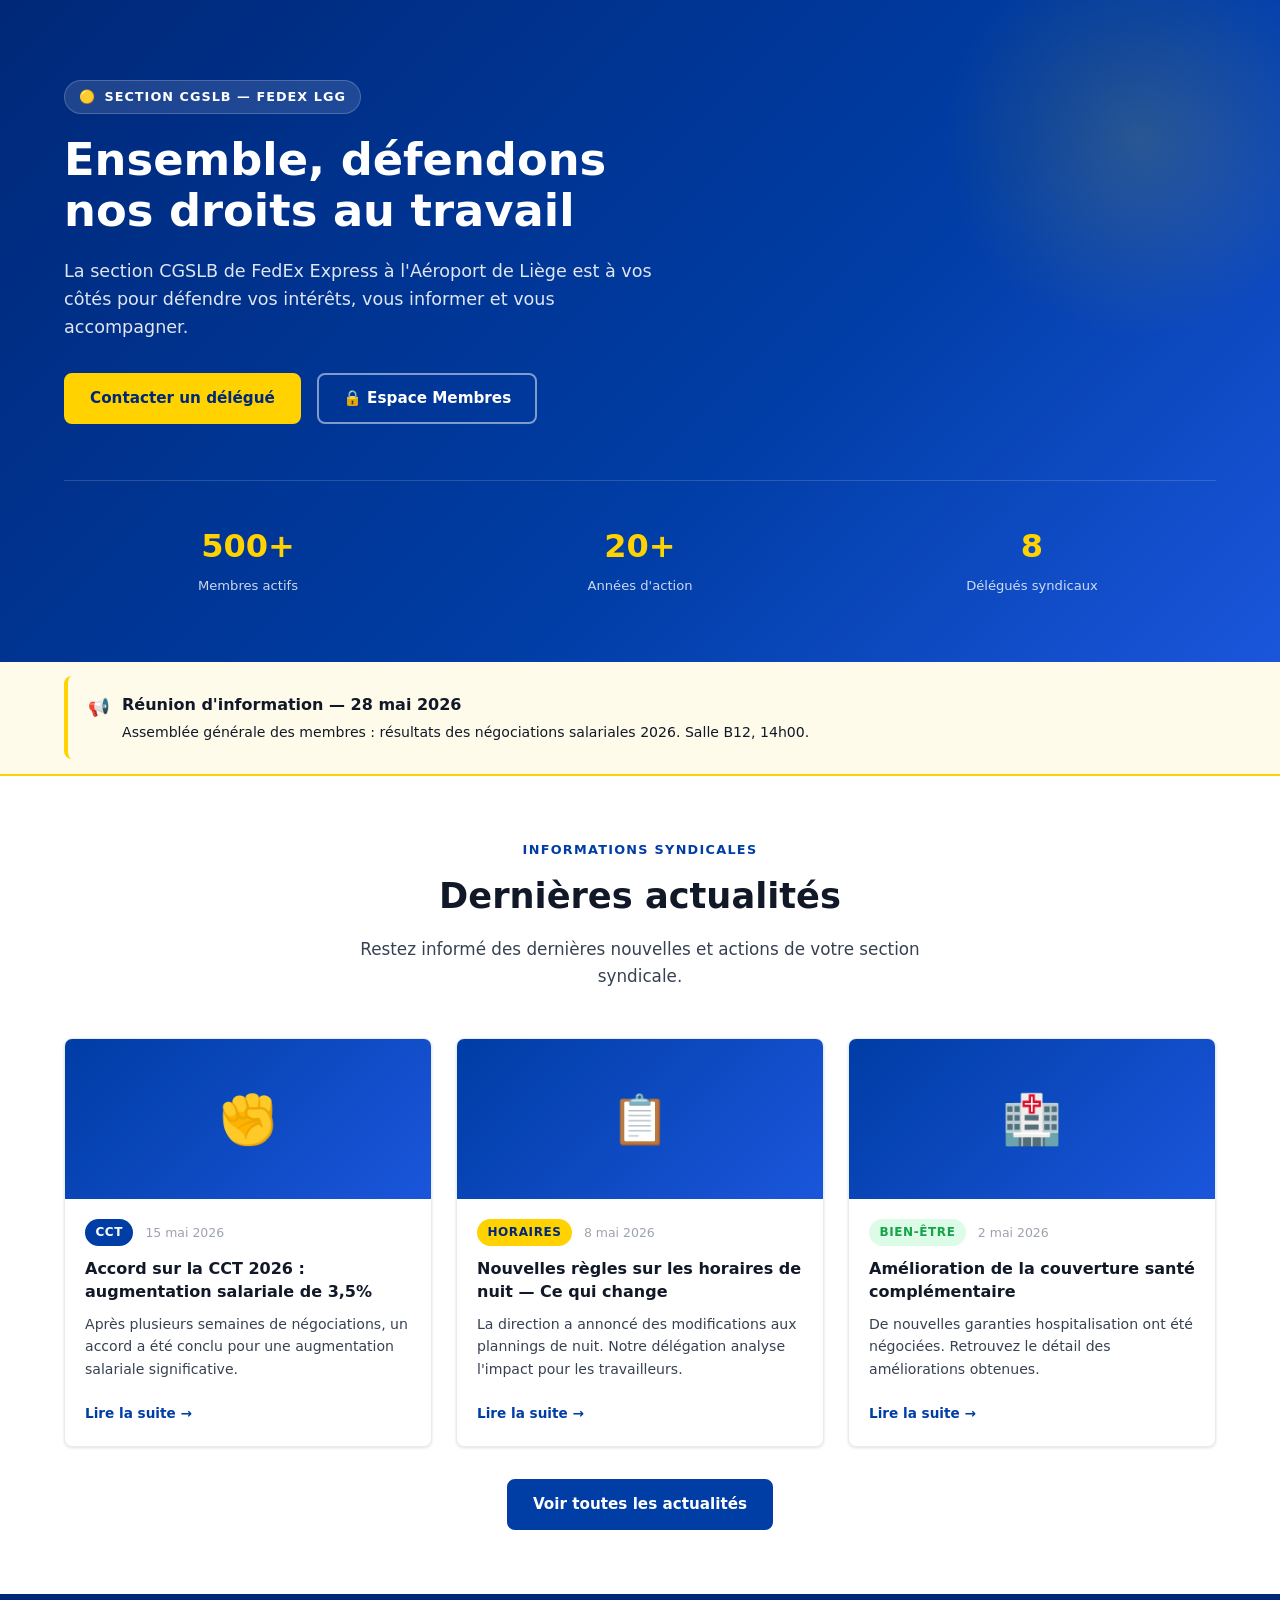
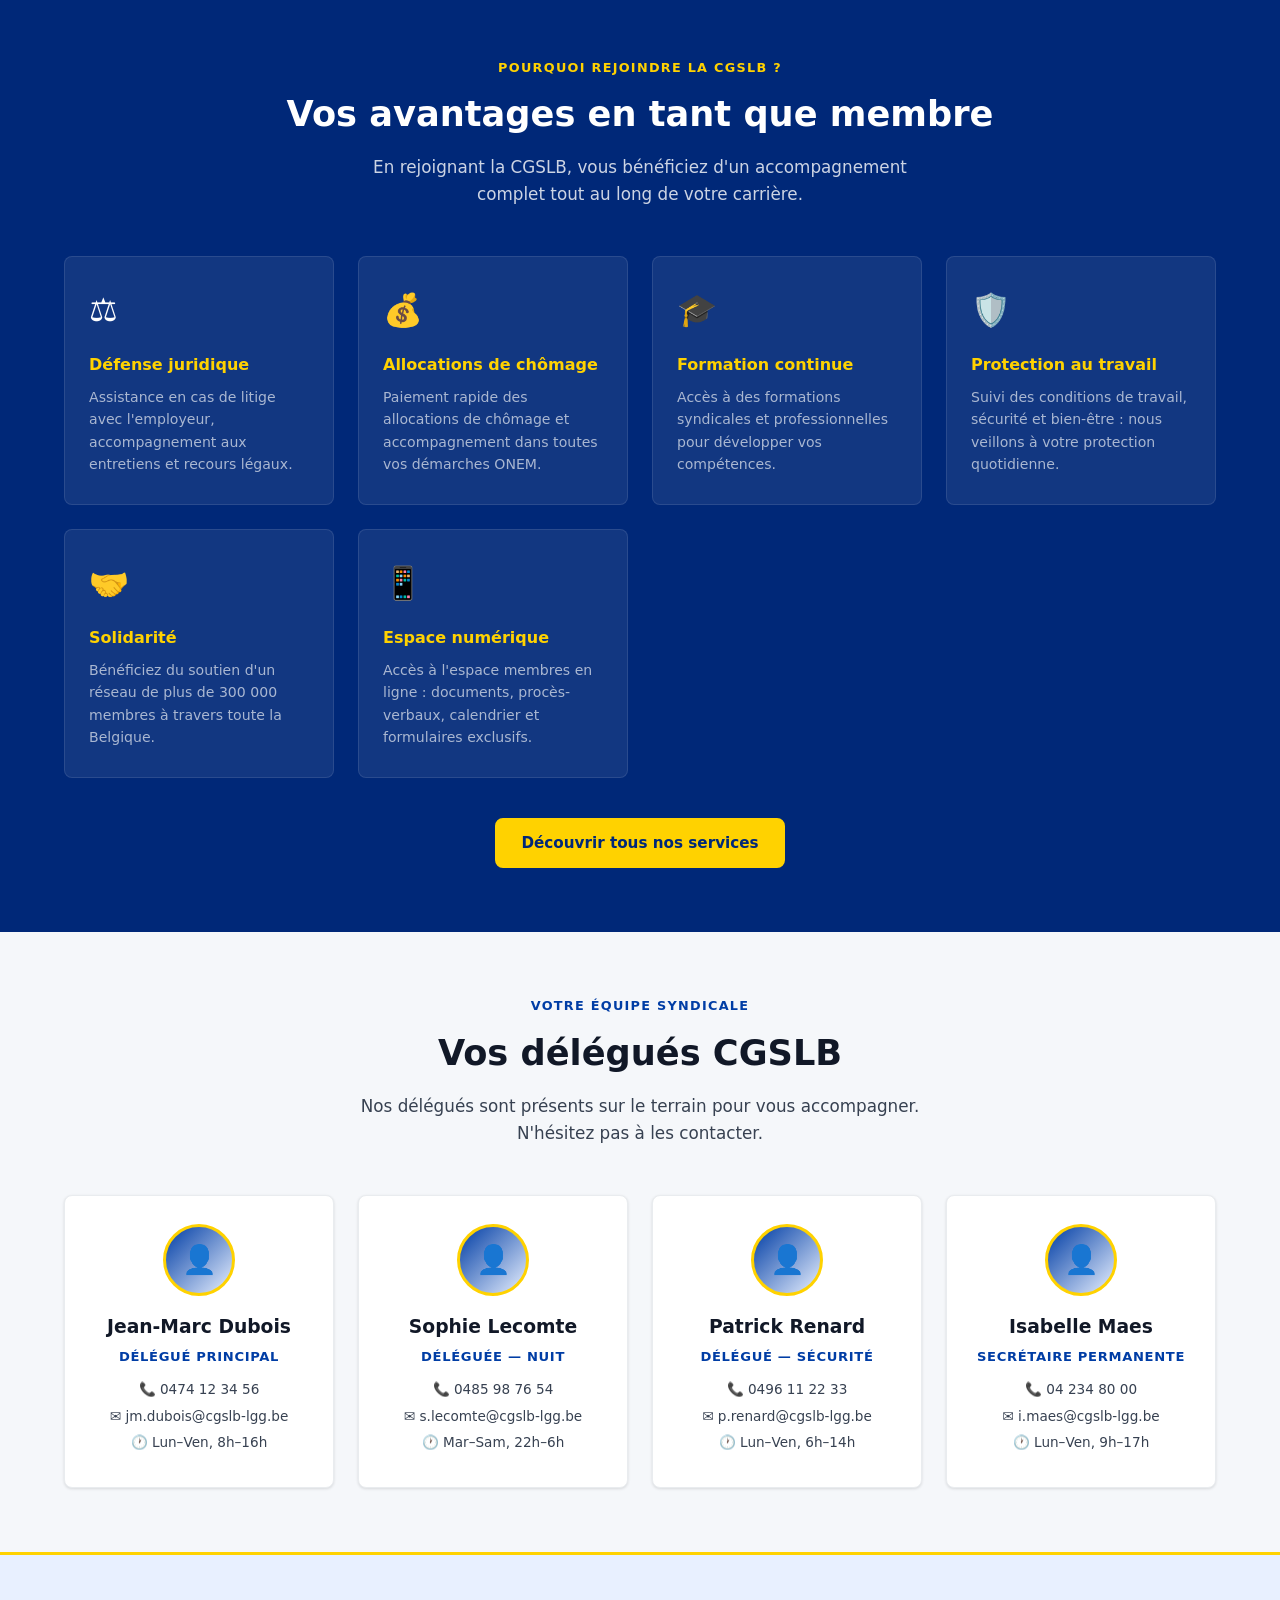
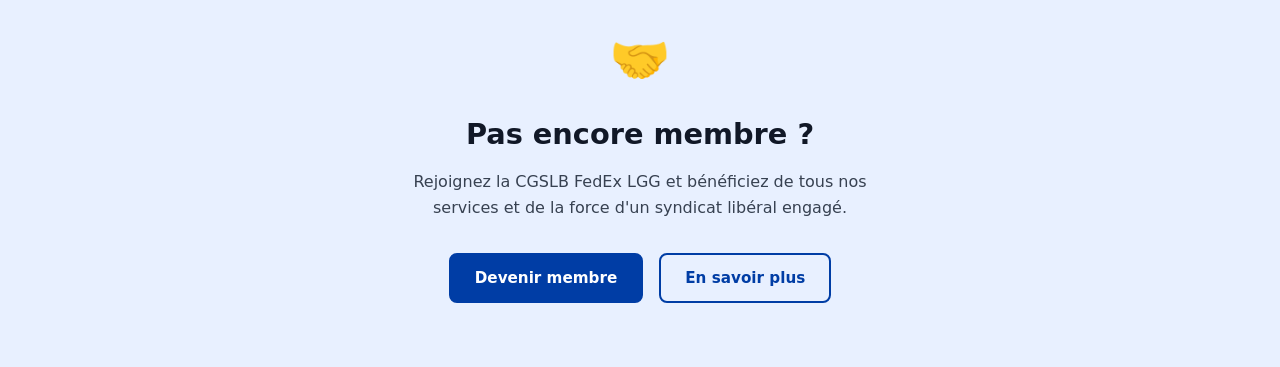
<file: index.html>
<!DOCTYPE html>
<html lang="fr">
<head>
  <meta charset="UTF-8">
  <meta name="viewport" content="width=device-width, initial-scale=1.0">
  <title>CGSLB FedEx LGG — Section Syndicale Libérale</title>
  <meta name="description" content="Section CGSLB de FedEx Express à l'Aéroport de Liège (LGG). Défense des droits des travailleurs, information syndicale et services aux membres.">
  <link rel="stylesheet" href="css/style.css">
  <link rel="icon" href="data:image/svg+xml,<svg xmlns='http://www.w3.org/2000/svg' viewBox='0 0 100 100'><text y='.9em' font-size='90'>🔵</text></svg>">
</head>
<body>

  <div id="topbar-slot"></div>
  <div id="header-slot"></div>
  <div id="modal-slot"></div>

  <!-- HERO -->
  <section class="hero">
    <div class="container hero-content">
      <div class="hero-eyebrow">
        <span>🟡</span> Section CGSLB — FedEx LGG
      </div>
      <h1>Ensemble, défendons<br>nos droits au travail</h1>
      <p>
        La section CGSLB de FedEx Express à l'Aéroport de Liège est à vos côtés
        pour défendre vos intérêts, vous informer et vous accompagner.
      </p>
      <div class="hero-actions">
        <a href="contact.html" class="btn btn-primary">Contacter un délégué</a>
        <a href="espace-membres.html" class="btn btn-outline" id="openLogin">🔒 Espace Membres</a>
      </div>
      <div class="hero-stats">
        <div class="stat-item">
          <span class="stat-number">500+</span>
          <span class="stat-label">Membres actifs</span>
        </div>
        <div class="stat-item">
          <span class="stat-number">20+</span>
          <span class="stat-label">Années d'action</span>
        </div>
        <div class="stat-item">
          <span class="stat-number">8</span>
          <span class="stat-label">Délégués syndicaux</span>
        </div>
      </div>
    </div>
  </section>

  <!-- ALERTE / ACTUALITÉ URGENTE -->
  <div style="background:#FFFBEB;border-bottom:2px solid #FFD200;padding:.9rem 0">
    <div class="container">
      <div class="alert alert-warning" style="margin:0">
        <span class="alert-icon">📢</span>
        <div>
          <strong>Réunion d'information — 28 mai 2026</strong>
          <p>Assemblée générale des membres : résultats des négociations salariales 2026. Salle B12, 14h00.</p>
        </div>
      </div>
    </div>
  </div>

  <!-- ACTUALITÉS RÉCENTES -->
  <section class="section">
    <div class="container">
      <div class="section-header">
        <span class="label">Informations syndicales</span>
        <h2>Dernières actualités</h2>
        <p>Restez informé des dernières nouvelles et actions de votre section syndicale.</p>
      </div>
      <div class="news-grid">

        <article class="news-card">
          <div class="news-card-img">✊</div>
          <div class="news-card-body">
            <div class="news-card-meta">
              <span class="badge badge-blue">CCT</span>
              <span class="news-date">15 mai 2026</span>
            </div>
            <h3>Accord sur la CCT 2026 : augmentation salariale de 3,5%</h3>
            <p>Après plusieurs semaines de négociations, un accord a été conclu pour une augmentation salariale significative.</p>
          </div>
          <div class="news-card-footer">
            <a href="actualites.html#cct2026">Lire la suite →</a>
          </div>
        </article>

        <article class="news-card">
          <div class="news-card-img">📋</div>
          <div class="news-card-body">
            <div class="news-card-meta">
              <span class="badge badge-yellow">Horaires</span>
              <span class="news-date">8 mai 2026</span>
            </div>
            <h3>Nouvelles règles sur les horaires de nuit — Ce qui change</h3>
            <p>La direction a annoncé des modifications aux plannings de nuit. Notre délégation analyse l'impact pour les travailleurs.</p>
          </div>
          <div class="news-card-footer">
            <a href="actualites.html#horaires">Lire la suite →</a>
          </div>
        </article>

        <article class="news-card">
          <div class="news-card-img">🏥</div>
          <div class="news-card-body">
            <div class="news-card-meta">
              <span class="badge badge-green">Bien-être</span>
              <span class="news-date">2 mai 2026</span>
            </div>
            <h3>Amélioration de la couverture santé complémentaire</h3>
            <p>De nouvelles garanties hospitalisation ont été négociées. Retrouvez le détail des améliorations obtenues.</p>
          </div>
          <div class="news-card-footer">
            <a href="actualites.html#sante">Lire la suite →</a>
          </div>
        </article>

      </div>
      <div style="text-align:center;margin-top:2rem">
        <a href="actualites.html" class="btn btn-blue">Voir toutes les actualités</a>
      </div>
    </div>
  </section>

  <!-- AVANTAGES MEMBRES -->
  <section class="section section-dark">
    <div class="container">
      <div class="section-header">
        <span class="label">Pourquoi rejoindre la CGSLB ?</span>
        <h2>Vos avantages en tant que membre</h2>
        <p>En rejoignant la CGSLB, vous bénéficiez d'un accompagnement complet tout au long de votre carrière.</p>
      </div>
      <div class="benefits-grid">
        <div class="benefit-card">
          <div class="benefit-icon">⚖️</div>
          <h3>Défense juridique</h3>
          <p>Assistance en cas de litige avec l'employeur, accompagnement aux entretiens et recours légaux.</p>
        </div>
        <div class="benefit-card">
          <div class="benefit-icon">💰</div>
          <h3>Allocations de chômage</h3>
          <p>Paiement rapide des allocations de chômage et accompagnement dans toutes vos démarches ONEM.</p>
        </div>
        <div class="benefit-card">
          <div class="benefit-icon">🎓</div>
          <h3>Formation continue</h3>
          <p>Accès à des formations syndicales et professionnelles pour développer vos compétences.</p>
        </div>
        <div class="benefit-card">
          <div class="benefit-icon">🛡️</div>
          <h3>Protection au travail</h3>
          <p>Suivi des conditions de travail, sécurité et bien-être : nous veillons à votre protection quotidienne.</p>
        </div>
        <div class="benefit-card">
          <div class="benefit-icon">🤝</div>
          <h3>Solidarité</h3>
          <p>Bénéficiez du soutien d'un réseau de plus de 300 000 membres à travers toute la Belgique.</p>
        </div>
        <div class="benefit-card">
          <div class="benefit-icon">📱</div>
          <h3>Espace numérique</h3>
          <p>Accès à l'espace membres en ligne : documents, procès-verbaux, calendrier et formulaires exclusifs.</p>
        </div>
      </div>
      <div style="text-align:center;margin-top:2.5rem">
        <a href="services.html" class="btn btn-primary">Découvrir tous nos services</a>
      </div>
    </div>
  </section>

  <!-- CONTACTS DÉLÉGUÉS -->
  <section class="section section-alt">
    <div class="container">
      <div class="section-header">
        <span class="label">Votre équipe syndicale</span>
        <h2>Vos délégués CGSLB</h2>
        <p>Nos délégués sont présents sur le terrain pour vous accompagner. N'hésitez pas à les contacter.</p>
      </div>
      <div class="contacts-grid">

        <div class="contact-card">
          <div class="contact-avatar">👤</div>
          <h3>Jean-Marc Dubois</h3>
          <div class="role">Délégué principal</div>
          <div class="contact-info">
            <div>📞 0474 12 34 56</div>
            <div>✉️ jm.dubois@cgslb-lgg.be</div>
            <div>🕐 Lun–Ven, 8h–16h</div>
          </div>
        </div>

        <div class="contact-card">
          <div class="contact-avatar">👤</div>
          <h3>Sophie Lecomte</h3>
          <div class="role">Déléguée — Nuit</div>
          <div class="contact-info">
            <div>📞 0485 98 76 54</div>
            <div>✉️ s.lecomte@cgslb-lgg.be</div>
            <div>🕐 Mar–Sam, 22h–6h</div>
          </div>
        </div>

        <div class="contact-card">
          <div class="contact-avatar">👤</div>
          <h3>Patrick Renard</h3>
          <div class="role">Délégué — Sécurité</div>
          <div class="contact-info">
            <div>📞 0496 11 22 33</div>
            <div>✉️ p.renard@cgslb-lgg.be</div>
            <div>🕐 Lun–Ven, 6h–14h</div>
          </div>
        </div>

        <div class="contact-card">
          <div class="contact-avatar">👤</div>
          <h3>Isabelle Maes</h3>
          <div class="role">Secrétaire permanente</div>
          <div class="contact-info">
            <div>📞 04 234 80 00</div>
            <div>✉️ i.maes@cgslb-lgg.be</div>
            <div>🕐 Lun–Ven, 9h–17h</div>
          </div>
        </div>

      </div>
    </div>
  </section>

  <!-- CTA REJOINDRE -->
  <section class="section" style="background:var(--blue-light);border-top:3px solid var(--yellow)">
    <div class="container" style="text-align:center">
      <div style="font-size:3rem;margin-bottom:1rem">🤝</div>
      <h2 style="font-size:1.8rem;font-weight:800;margin-bottom:.75rem">Pas encore membre ?</h2>
      <p style="color:var(--gray-700);max-width:500px;margin:0 auto 2rem">
        Rejoignez la CGSLB FedEx LGG et bénéficiez de tous nos services et de la force d'un syndicat libéral engagé.
      </p>
      <div style="display:flex;gap:1rem;justify-content:center;flex-wrap:wrap">
        <a href="contact.html" class="btn btn-blue">Devenir membre</a>
        <a href="services.html" class="btn btn-outline" style="color:var(--blue-cgslb);border-color:var(--blue-cgslb)">En savoir plus</a>
      </div>
    </div>
  </section>

  <div id="footer-slot"></div>

  <script src="js/components.js"></script>
  <script src="js/main.js"></script>
</body>
</html>
</file>
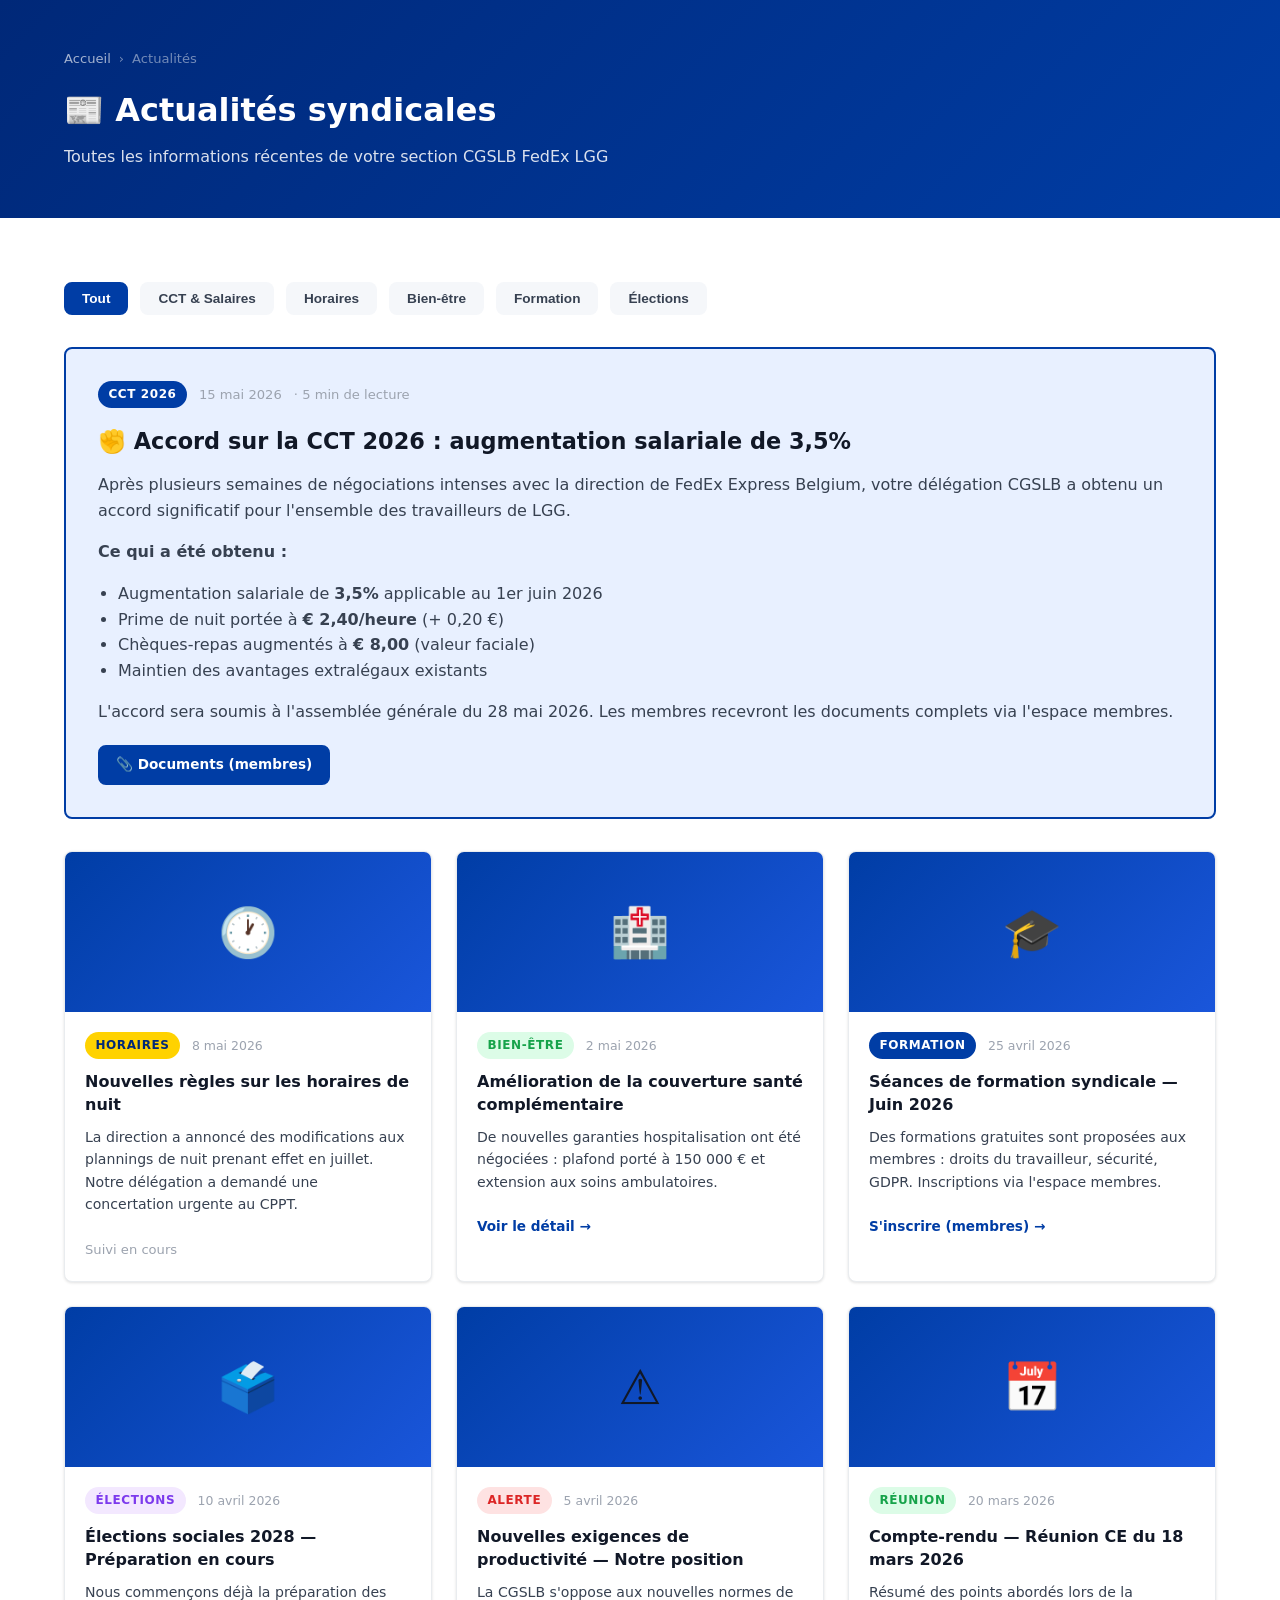
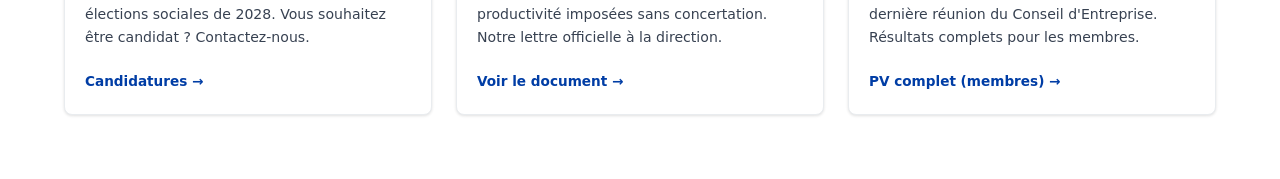
<file: actualites.html>
<!DOCTYPE html>
<html lang="fr">
<head>
  <meta charset="UTF-8">
  <meta name="viewport" content="width=device-width, initial-scale=1.0">
  <title>Actualités — CGSLB FedEx LGG</title>
  <link rel="stylesheet" href="css/style.css">
</head>
<body>

  <div id="topbar-slot"></div>
  <div id="header-slot"></div>
  <div id="modal-slot"></div>

  <div class="page-hero">
    <div class="container">
      <nav class="breadcrumb">
        <a href="index.html">Accueil</a>
        <span>›</span>
        <span>Actualités</span>
      </nav>
      <h1>📰 Actualités syndicales</h1>
      <p>Toutes les informations récentes de votre section CGSLB FedEx LGG</p>
    </div>
  </div>

  <section class="section">
    <div class="container">

      <!-- FILTRES -->
      <div style="display:flex;gap:.75rem;flex-wrap:wrap;margin-bottom:2rem">
        <button class="btn btn-blue btn-sm">Tout</button>
        <button class="btn btn-sm" style="background:var(--gray-100);color:var(--gray-700)">CCT & Salaires</button>
        <button class="btn btn-sm" style="background:var(--gray-100);color:var(--gray-700)">Horaires</button>
        <button class="btn btn-sm" style="background:var(--gray-100);color:var(--gray-700)">Bien-être</button>
        <button class="btn btn-sm" style="background:var(--gray-100);color:var(--gray-700)">Formation</button>
        <button class="btn btn-sm" style="background:var(--gray-100);color:var(--gray-700)">Élections</button>
      </div>

      <!-- ARTICLE PRINCIPAL -->
      <div id="cct2026" style="background:var(--blue-light);border:2px solid var(--blue-cgslb);border-radius:var(--radius);padding:2rem;margin-bottom:2rem">
        <div style="display:flex;gap:.75rem;align-items:center;margin-bottom:1rem;flex-wrap:wrap">
          <span class="badge badge-blue">CCT 2026</span>
          <span style="font-size:.82rem;color:var(--gray-400)">15 mai 2026</span>
          <span style="font-size:.82rem;color:var(--gray-400)">· 5 min de lecture</span>
        </div>
        <h2 style="font-size:1.4rem;font-weight:800;margin-bottom:.75rem">
          ✊ Accord sur la CCT 2026 : augmentation salariale de 3,5%
        </h2>
        <p style="color:var(--gray-700);margin-bottom:1rem">
          Après plusieurs semaines de négociations intenses avec la direction de FedEx Express Belgium, votre délégation CGSLB a obtenu un accord significatif pour l'ensemble des travailleurs de LGG.
        </p>
        <p style="color:var(--gray-700);margin-bottom:1rem">
          <strong>Ce qui a été obtenu :</strong>
        </p>
        <ul style="color:var(--gray-700);padding-left:1.25rem;margin-bottom:1rem;list-style:disc">
          <li>Augmentation salariale de <strong>3,5%</strong> applicable au 1er juin 2026</li>
          <li>Prime de nuit portée à <strong>€ 2,40/heure</strong> (+ 0,20 €)</li>
          <li>Chèques-repas augmentés à <strong>€ 8,00</strong> (valeur faciale)</li>
          <li>Maintien des avantages extralégaux existants</li>
        </ul>
        <p style="color:var(--gray-700)">
          L'accord sera soumis à l'assemblée générale du 28 mai 2026. Les membres recevront les documents complets via l'espace membres.
        </p>
        <div style="margin-top:1.25rem">
          <a href="espace-membres.html" class="btn btn-blue btn-sm" id="openLogin">📎 Documents (membres)</a>
        </div>
      </div>

      <div class="news-grid">

        <article class="news-card" id="horaires">
          <div class="news-card-img">🕐</div>
          <div class="news-card-body">
            <div class="news-card-meta">
              <span class="badge badge-yellow">Horaires</span>
              <span class="news-date">8 mai 2026</span>
            </div>
            <h3>Nouvelles règles sur les horaires de nuit</h3>
            <p>La direction a annoncé des modifications aux plannings de nuit prenant effet en juillet. Notre délégation a demandé une concertation urgente au CPPT.</p>
          </div>
          <div class="news-card-footer">
            <span style="font-size:.82rem;color:var(--gray-400)">Suivi en cours</span>
          </div>
        </article>

        <article class="news-card" id="sante">
          <div class="news-card-img">🏥</div>
          <div class="news-card-body">
            <div class="news-card-meta">
              <span class="badge badge-green">Bien-être</span>
              <span class="news-date">2 mai 2026</span>
            </div>
            <h3>Amélioration de la couverture santé complémentaire</h3>
            <p>De nouvelles garanties hospitalisation ont été négociées : plafond porté à 150 000 € et extension aux soins ambulatoires.</p>
          </div>
          <div class="news-card-footer">
            <a href="documents.html">Voir le détail →</a>
          </div>
        </article>

        <article class="news-card">
          <div class="news-card-img">🎓</div>
          <div class="news-card-body">
            <div class="news-card-meta">
              <span class="badge badge-blue">Formation</span>
              <span class="news-date">25 avril 2026</span>
            </div>
            <h3>Séances de formation syndicale — Juin 2026</h3>
            <p>Des formations gratuites sont proposées aux membres : droits du travailleur, sécurité, GDPR. Inscriptions via l'espace membres.</p>
          </div>
          <div class="news-card-footer">
            <a href="espace-membres.html" id="openLogin">S'inscrire (membres) →</a>
          </div>
        </article>

        <article class="news-card">
          <div class="news-card-img">🗳️</div>
          <div class="news-card-body">
            <div class="news-card-meta">
              <span class="badge" style="background:#F3E8FF;color:#7C3AED">Élections</span>
              <span class="news-date">10 avril 2026</span>
            </div>
            <h3>Élections sociales 2028 — Préparation en cours</h3>
            <p>Nous commençons déjà la préparation des élections sociales de 2028. Vous souhaitez être candidat ? Contactez-nous.</p>
          </div>
          <div class="news-card-footer">
            <a href="contact.html">Candidatures →</a>
          </div>
        </article>

        <article class="news-card">
          <div class="news-card-img">⚠️</div>
          <div class="news-card-body">
            <div class="news-card-meta">
              <span class="badge badge-red">Alerte</span>
              <span class="news-date">5 avril 2026</span>
            </div>
            <h3>Nouvelles exigences de productivité — Notre position</h3>
            <p>La CGSLB s'oppose aux nouvelles normes de productivité imposées sans concertation. Notre lettre officielle à la direction.</p>
          </div>
          <div class="news-card-footer">
            <a href="documents.html">Voir le document →</a>
          </div>
        </article>

        <article class="news-card">
          <div class="news-card-img">📅</div>
          <div class="news-card-body">
            <div class="news-card-meta">
              <span class="badge badge-green">Réunion</span>
              <span class="news-date">20 mars 2026</span>
            </div>
            <h3>Compte-rendu — Réunion CE du 18 mars 2026</h3>
            <p>Résumé des points abordés lors de la dernière réunion du Conseil d'Entreprise. Résultats complets pour les membres.</p>
          </div>
          <div class="news-card-footer">
            <a href="espace-membres.html" id="openLogin">PV complet (membres) →</a>
          </div>
        </article>

      </div>
    </div>
  </section>

  <div id="footer-slot"></div>
  <script src="js/components.js"></script>
  <script src="js/main.js"></script>
</body>
</html>
</file>
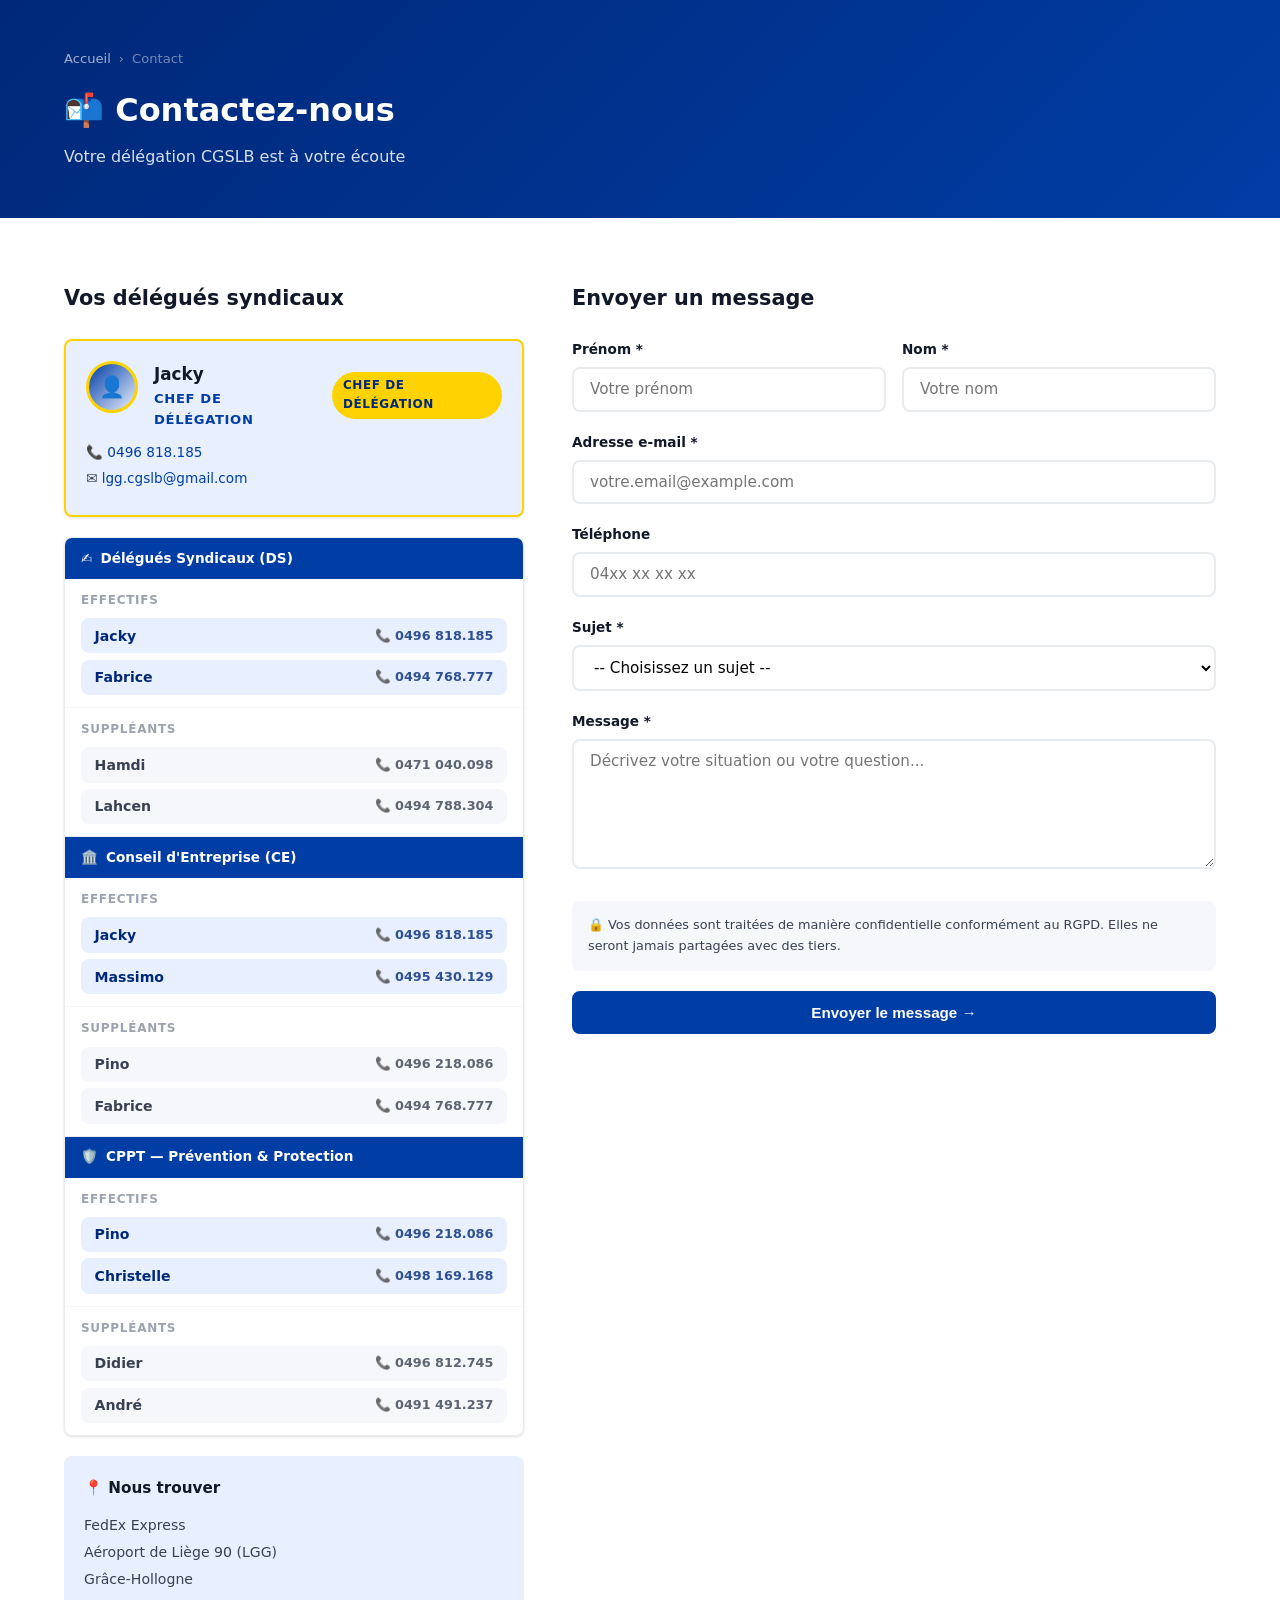
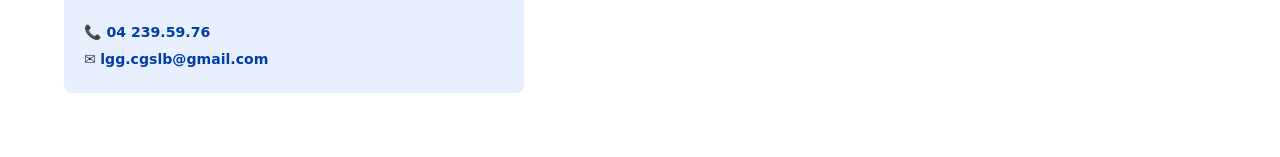
<file: contact.html>
<!DOCTYPE html>
<html lang="fr">
<head>
  <meta charset="UTF-8">
  <meta name="viewport" content="width=device-width, initial-scale=1.0">
  <title>Contact — CGSLB FedEx LGG</title>
  <link rel="stylesheet" href="css/style.css">
  <style>
    .contact-form input,
    .contact-form textarea,
    .contact-form select {
      width: 100%; padding: .7rem 1rem; border-radius: var(--radius);
      border: 2px solid var(--gray-200); font-size: .95rem;
      font-family: inherit; transition: var(--transition); outline: none;
      background: var(--white);
    }
    .contact-form input:focus,
    .contact-form textarea:focus,
    .contact-form select:focus {
      border-color: var(--blue-cgslb);
      box-shadow: 0 0 0 3px var(--blue-light);
    }
    .contact-form textarea { resize: vertical; min-height: 130px; }
    .form-row { display: grid; grid-template-columns: 1fr 1fr; gap: 1rem; }
    @media (max-width: 540px) { .form-row { grid-template-columns: 1fr; } }
    .success-msg {
      display: none; background: #F0FDF4; border: 2px solid var(--green);
      border-radius: var(--radius); padding: 1.25rem; text-align: center;
      color: var(--green); font-weight: 600;
    }
    .success-msg.show { display: block; }
  </style>
</head>
<body>

  <div id="topbar-slot"></div>
  <div id="header-slot"></div>
  <div id="modal-slot"></div>

  <div class="page-hero">
    <div class="container">
      <nav class="breadcrumb">
        <a href="index.html">Accueil</a>
        <span>›</span>
        <span>Contact</span>
      </nav>
      <h1>📬 Contactez-nous</h1>
      <p>Votre délégation CGSLB est à votre écoute</p>
    </div>
  </div>

  <section class="section">
    <div class="container">
      <div style="display:grid;grid-template-columns:1fr 1.4fr;gap:3rem;align-items:start">

        <!-- INFOS CONTACT -->
        <div>
          <h2 style="font-size:1.3rem;font-weight:800;margin-bottom:1.5rem">Vos délégués syndicaux</h2>

          <!-- Chef de délégation -->
          <div class="contact-card" style="margin-bottom:1.25rem;text-align:left;padding:1.25rem;border:2px solid var(--yellow);background:var(--blue-light)">
            <div style="display:flex;align-items:center;gap:1rem;margin-bottom:.75rem">
              <div class="contact-avatar" style="width:52px;height:52px;font-size:1.3rem;flex-shrink:0">👤</div>
              <div>
                <div style="font-weight:800;font-size:1.05rem">Jacky</div>
                <div class="role" style="margin-bottom:0">Chef de délégation</div>
              </div>
              <span class="badge badge-yellow" style="margin-left:auto">Chef de délégation</span>
            </div>
            <div class="contact-info">
              <div>📞 <a href="tel:+32496818185">0496 818.185</a></div>
              <div>✉️ <a href="mailto:lgg.cgslb@gmail.com">lgg.cgslb@gmail.com</a></div>
            </div>
          </div>

          <!-- Tableau des mandats -->
          <div style="background:var(--white);border:1px solid var(--gray-200);border-radius:var(--radius);overflow:hidden;margin-bottom:1.25rem;box-shadow:var(--shadow-sm)">

            <!-- DS -->
            <div style="background:var(--blue-cgslb);color:white;padding:.6rem 1rem;font-weight:700;font-size:.85rem;display:flex;align-items:center;gap:.5rem">
              <span>✍️</span> Délégués Syndicaux (DS)
            </div>
            <div style="padding:.75rem 1rem;border-bottom:1px solid var(--gray-100)">
              <div style="font-size:.75rem;font-weight:700;text-transform:uppercase;letter-spacing:.06em;color:var(--gray-400);margin-bottom:.5rem">Effectifs</div>
              <div style="display:flex;flex-direction:column;gap:.4rem">
                <a href="tel:+32496818185" style="display:flex;justify-content:space-between;align-items:center;background:var(--blue-light);padding:.4rem .85rem;border-radius:var(--radius);font-weight:600;color:var(--blue-dark);text-decoration:none;font-size:.88rem">
                  <span>Jacky</span><span style="font-size:.8rem;opacity:.8">📞 0496 818.185</span>
                </a>
                <a href="tel:+32494768777" style="display:flex;justify-content:space-between;align-items:center;background:var(--blue-light);padding:.4rem .85rem;border-radius:var(--radius);font-weight:600;color:var(--blue-dark);text-decoration:none;font-size:.88rem">
                  <span>Fabrice</span><span style="font-size:.8rem;opacity:.8">📞 0494 768.777</span>
                </a>
              </div>
            </div>
            <div style="padding:.75rem 1rem;border-bottom:1px solid var(--gray-200)">
              <div style="font-size:.75rem;font-weight:700;text-transform:uppercase;letter-spacing:.06em;color:var(--gray-400);margin-bottom:.5rem">Suppléants</div>
              <div style="display:flex;flex-direction:column;gap:.4rem">
                <a href="tel:+32471040098" style="display:flex;justify-content:space-between;align-items:center;background:var(--gray-100);padding:.4rem .85rem;border-radius:var(--radius);font-weight:600;color:var(--gray-700);text-decoration:none;font-size:.88rem">
                  <span>Hamdi</span><span style="font-size:.8rem;opacity:.8">📞 0471 040.098</span>
                </a>
                <a href="tel:+32494788304" style="display:flex;justify-content:space-between;align-items:center;background:var(--gray-100);padding:.4rem .85rem;border-radius:var(--radius);font-weight:600;color:var(--gray-700);text-decoration:none;font-size:.88rem">
                  <span>Lahcen</span><span style="font-size:.8rem;opacity:.8">📞 0494 788.304</span>
                </a>
              </div>
            </div>

            <!-- CE -->
            <div style="background:var(--blue-cgslb);color:white;padding:.6rem 1rem;font-weight:700;font-size:.85rem;display:flex;align-items:center;gap:.5rem">
              <span>🏛️</span> Conseil d'Entreprise (CE)
            </div>
            <div style="padding:.75rem 1rem;border-bottom:1px solid var(--gray-100)">
              <div style="font-size:.75rem;font-weight:700;text-transform:uppercase;letter-spacing:.06em;color:var(--gray-400);margin-bottom:.5rem">Effectifs</div>
              <div style="display:flex;flex-direction:column;gap:.4rem">
                <a href="tel:+32496818185" style="display:flex;justify-content:space-between;align-items:center;background:var(--blue-light);padding:.4rem .85rem;border-radius:var(--radius);font-weight:600;color:var(--blue-dark);text-decoration:none;font-size:.88rem">
                  <span>Jacky</span><span style="font-size:.8rem;opacity:.8">📞 0496 818.185</span>
                </a>
                <a href="tel:+32495430129" style="display:flex;justify-content:space-between;align-items:center;background:var(--blue-light);padding:.4rem .85rem;border-radius:var(--radius);font-weight:600;color:var(--blue-dark);text-decoration:none;font-size:.88rem">
                  <span>Massimo</span><span style="font-size:.8rem;opacity:.8">📞 0495 430.129</span>
                </a>
              </div>
            </div>
            <div style="padding:.75rem 1rem;border-bottom:1px solid var(--gray-200)">
              <div style="font-size:.75rem;font-weight:700;text-transform:uppercase;letter-spacing:.06em;color:var(--gray-400);margin-bottom:.5rem">Suppléants</div>
              <div style="display:flex;flex-direction:column;gap:.4rem">
                <a href="tel:+32496218086" style="display:flex;justify-content:space-between;align-items:center;background:var(--gray-100);padding:.4rem .85rem;border-radius:var(--radius);font-weight:600;color:var(--gray-700);text-decoration:none;font-size:.88rem">
                  <span>Pino</span><span style="font-size:.8rem;opacity:.8">📞 0496 218.086</span>
                </a>
                <a href="tel:+32494768777" style="display:flex;justify-content:space-between;align-items:center;background:var(--gray-100);padding:.4rem .85rem;border-radius:var(--radius);font-weight:600;color:var(--gray-700);text-decoration:none;font-size:.88rem">
                  <span>Fabrice</span><span style="font-size:.8rem;opacity:.8">📞 0494 768.777</span>
                </a>
              </div>
            </div>

            <!-- CPPT -->
            <div style="background:var(--blue-cgslb);color:white;padding:.6rem 1rem;font-weight:700;font-size:.85rem;display:flex;align-items:center;gap:.5rem">
              <span>🛡️</span> CPPT — Prévention &amp; Protection
            </div>
            <div style="padding:.75rem 1rem;border-bottom:1px solid var(--gray-100)">
              <div style="font-size:.75rem;font-weight:700;text-transform:uppercase;letter-spacing:.06em;color:var(--gray-400);margin-bottom:.5rem">Effectifs</div>
              <div style="display:flex;flex-direction:column;gap:.4rem">
                <a href="tel:+32496218086" style="display:flex;justify-content:space-between;align-items:center;background:var(--blue-light);padding:.4rem .85rem;border-radius:var(--radius);font-weight:600;color:var(--blue-dark);text-decoration:none;font-size:.88rem">
                  <span>Pino</span><span style="font-size:.8rem;opacity:.8">📞 0496 218.086</span>
                </a>
                <a href="tel:+32498169168" style="display:flex;justify-content:space-between;align-items:center;background:var(--blue-light);padding:.4rem .85rem;border-radius:var(--radius);font-weight:600;color:var(--blue-dark);text-decoration:none;font-size:.88rem">
                  <span>Christelle</span><span style="font-size:.8rem;opacity:.8">📞 0498 169.168</span>
                </a>
              </div>
            </div>
            <div style="padding:.75rem 1rem">
              <div style="font-size:.75rem;font-weight:700;text-transform:uppercase;letter-spacing:.06em;color:var(--gray-400);margin-bottom:.5rem">Suppléants</div>
              <div style="display:flex;flex-direction:column;gap:.4rem">
                <a href="tel:+32496812745" style="display:flex;justify-content:space-between;align-items:center;background:var(--gray-100);padding:.4rem .85rem;border-radius:var(--radius);font-weight:600;color:var(--gray-700);text-decoration:none;font-size:.88rem">
                  <span>Didier</span><span style="font-size:.8rem;opacity:.8">📞 0496 812.745</span>
                </a>
                <a href="tel:+32491491237" style="display:flex;justify-content:space-between;align-items:center;background:var(--gray-100);padding:.4rem .85rem;border-radius:var(--radius);font-weight:600;color:var(--gray-700);text-decoration:none;font-size:.88rem">
                  <span>André</span><span style="font-size:.8rem;opacity:.8">📞 0491 491.237</span>
                </a>
              </div>
            </div>

          </div>

          <!-- LOCALISATION -->
          <div style="background:var(--blue-light);border-radius:var(--radius);padding:1.25rem">
            <h3 style="font-weight:700;margin-bottom:.75rem;font-size:.95rem">📍 Nous trouver</h3>
            <p style="font-size:.88rem;color:var(--gray-700);line-height:1.9">
              FedEx Express<br>
              Aéroport de Liège 90 (LGG)<br>
              Grâce-Hollogne<br><br>
              📞 <a href="tel:+3242395976" style="font-weight:600">04 239.59.76</a><br>
              ✉️ <a href="mailto:lgg.cgslb@gmail.com" style="font-weight:600">lgg.cgslb@gmail.com</a>
            </p>
          </div>
        </div>

        <!-- FORMULAIRE -->
        <div>
          <h2 style="font-size:1.3rem;font-weight:800;margin-bottom:1.5rem">Envoyer un message</h2>
          <div class="success-msg" id="successMsg">
            ✅ Votre message a bien été envoyé. Un délégué vous contactera dans les plus brefs délais.
          </div>
          <form class="contact-form" id="contactForm" novalidate>
            <div class="form-row" style="margin-bottom:1.25rem">
              <div class="form-group" style="margin:0">
                <label for="firstName" style="display:block;font-size:.85rem;font-weight:600;margin-bottom:.4rem">Prénom *</label>
                <input type="text" id="firstName" placeholder="Votre prénom" required>
              </div>
              <div class="form-group" style="margin:0">
                <label for="lastName" style="display:block;font-size:.85rem;font-weight:600;margin-bottom:.4rem">Nom *</label>
                <input type="text" id="lastName" placeholder="Votre nom" required>
              </div>
            </div>
            <div class="form-group" style="margin-bottom:1.25rem">
              <label for="email" style="display:block;font-size:.85rem;font-weight:600;margin-bottom:.4rem">Adresse e-mail *</label>
              <input type="email" id="email" placeholder="votre.email@example.com" required>
            </div>
            <div class="form-group" style="margin-bottom:1.25rem">
              <label for="phone" style="display:block;font-size:.85rem;font-weight:600;margin-bottom:.4rem">Téléphone</label>
              <input type="tel" id="phone" placeholder="04xx xx xx xx">
            </div>
            <div class="form-group" style="margin-bottom:1.25rem">
              <label for="subject" style="display:block;font-size:.85rem;font-weight:600;margin-bottom:.4rem">Sujet *</label>
              <select id="subject" required>
                <option value="">-- Choisissez un sujet --</option>
                <option>Demande d'adhésion CGSLB</option>
                <option>Litige avec l'employeur</option>
                <option>Question sur les allocations de chômage</option>
                <option>Conditions de travail / sécurité</option>
                <option>Question sur les congés</option>
                <option>Rendez-vous avec un délégué</option>
                <option>Autre question</option>
              </select>
            </div>
            <div class="form-group" style="margin-bottom:1.5rem">
              <label for="message" style="display:block;font-size:.85rem;font-weight:600;margin-bottom:.4rem">Message *</label>
              <textarea id="message" placeholder="Décrivez votre situation ou votre question..." required></textarea>
            </div>
            <div style="background:var(--gray-100);border-radius:var(--radius);padding:.9rem 1rem;font-size:.8rem;color:var(--gray-700);margin-bottom:1.25rem">
              🔒 Vos données sont traitées de manière confidentielle conformément au RGPD. Elles ne seront jamais partagées avec des tiers.
            </div>
            <button type="submit" class="btn btn-blue btn-full">Envoyer le message →</button>
          </form>
        </div>

      </div>
    </div>
  </section>

  <div id="footer-slot"></div>
  <script src="js/components.js"></script>
  <script src="js/main.js"></script>
  <script>
    document.getElementById('contactForm').addEventListener('submit', function(e) {
      e.preventDefault();
      this.style.display = 'none';
      document.getElementById('successMsg').classList.add('show');
    });
  </script>
</body>
</html>
</file>
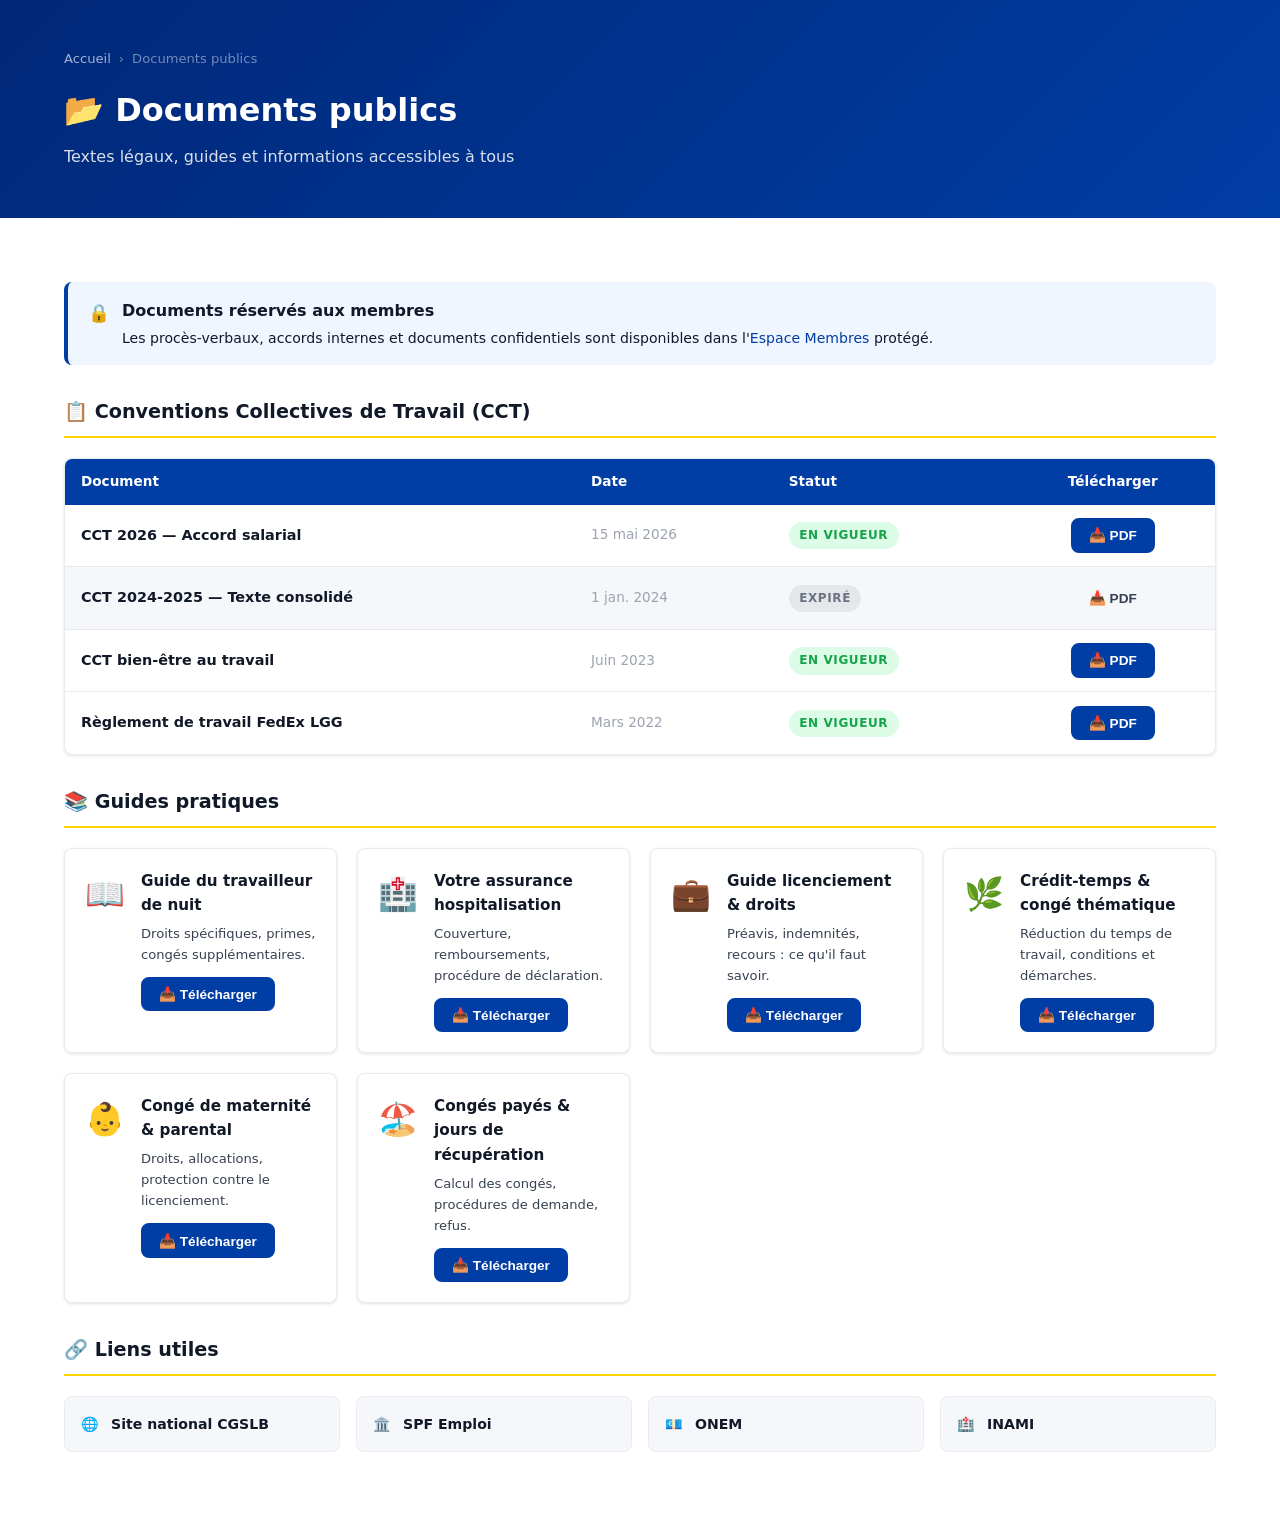
<file: documents.html>
<!DOCTYPE html>
<html lang="fr">
<head>
  <meta charset="UTF-8">
  <meta name="viewport" content="width=device-width, initial-scale=1.0">
  <title>Documents publics — CGSLB FedEx LGG</title>
  <link rel="stylesheet" href="css/style.css">
</head>
<body>

  <div id="topbar-slot"></div>
  <div id="header-slot"></div>
  <div id="modal-slot"></div>

  <div class="page-hero">
    <div class="container">
      <nav class="breadcrumb">
        <a href="index.html">Accueil</a>
        <span>›</span>
        <span>Documents publics</span>
      </nav>
      <h1>📂 Documents publics</h1>
      <p>Textes légaux, guides et informations accessibles à tous</p>
    </div>
  </div>

  <section class="section">
    <div class="container">

      <div class="alert alert-info" style="margin-bottom:2rem">
        <span class="alert-icon">🔒</span>
        <div>
          <strong>Documents réservés aux membres</strong>
          <p>Les procès-verbaux, accords internes et documents confidentiels sont disponibles dans l'<a href="espace-membres.html" id="openLogin">Espace Membres</a> protégé.</p>
        </div>
      </div>

      <!-- SECTION CCT -->
      <h2 style="font-size:1.2rem;font-weight:800;margin-bottom:1.25rem;padding-bottom:.5rem;border-bottom:2px solid var(--yellow)">
        📋 Conventions Collectives de Travail (CCT)
      </h2>
      <div style="background:var(--white);border:1px solid var(--gray-200);border-radius:var(--radius);overflow:hidden;margin-bottom:2rem;box-shadow:var(--shadow-sm)">
        <table style="width:100%;border-collapse:collapse">
          <thead>
            <tr style="background:var(--blue-cgslb);color:white">
              <th style="padding:.75rem 1rem;text-align:left;font-size:.85rem">Document</th>
              <th style="padding:.75rem 1rem;text-align:left;font-size:.85rem">Date</th>
              <th style="padding:.75rem 1rem;text-align:left;font-size:.85rem">Statut</th>
              <th style="padding:.75rem 1rem;text-align:center;font-size:.85rem">Télécharger</th>
            </tr>
          </thead>
          <tbody>
            <tr style="border-bottom:1px solid var(--gray-200)">
              <td style="padding:.85rem 1rem;font-size:.9rem"><strong>CCT 2026 — Accord salarial</strong></td>
              <td style="padding:.85rem 1rem;font-size:.85rem;color:var(--gray-400)">15 mai 2026</td>
              <td style="padding:.85rem 1rem"><span class="badge badge-green">En vigueur</span></td>
              <td style="padding:.85rem 1rem;text-align:center"><button class="btn btn-sm btn-blue" onclick="alert('Document disponible après signature officielle')">📥 PDF</button></td>
            </tr>
            <tr style="border-bottom:1px solid var(--gray-200);background:var(--gray-100)">
              <td style="padding:.85rem 1rem;font-size:.9rem"><strong>CCT 2024-2025 — Texte consolidé</strong></td>
              <td style="padding:.85rem 1rem;font-size:.85rem;color:var(--gray-400)">1 jan. 2024</td>
              <td style="padding:.85rem 1rem"><span class="badge" style="background:#E5E7EB;color:#6B7280">Expiré</span></td>
              <td style="padding:.85rem 1rem;text-align:center"><button class="btn btn-sm" style="background:var(--gray-100);color:var(--gray-700)">📥 PDF</button></td>
            </tr>
            <tr style="border-bottom:1px solid var(--gray-200)">
              <td style="padding:.85rem 1rem;font-size:.9rem"><strong>CCT bien-être au travail</strong></td>
              <td style="padding:.85rem 1rem;font-size:.85rem;color:var(--gray-400)">Juin 2023</td>
              <td style="padding:.85rem 1rem"><span class="badge badge-green">En vigueur</span></td>
              <td style="padding:.85rem 1rem;text-align:center"><button class="btn btn-sm btn-blue">📥 PDF</button></td>
            </tr>
            <tr>
              <td style="padding:.85rem 1rem;font-size:.9rem"><strong>Règlement de travail FedEx LGG</strong></td>
              <td style="padding:.85rem 1rem;font-size:.85rem;color:var(--gray-400)">Mars 2022</td>
              <td style="padding:.85rem 1rem"><span class="badge badge-green">En vigueur</span></td>
              <td style="padding:.85rem 1rem;text-align:center"><button class="btn btn-sm btn-blue">📥 PDF</button></td>
            </tr>
          </tbody>
        </table>
      </div>

      <!-- GUIDES PRATIQUES -->
      <h2 style="font-size:1.2rem;font-weight:800;margin-bottom:1.25rem;padding-bottom:.5rem;border-bottom:2px solid var(--yellow)">
        📚 Guides pratiques
      </h2>
      <div style="display:grid;grid-template-columns:repeat(auto-fill,minmax(260px,1fr));gap:1.25rem;margin-bottom:2rem">

        <div style="background:var(--white);border:1px solid var(--gray-200);border-radius:var(--radius);padding:1.25rem;box-shadow:var(--shadow-sm);display:flex;gap:1rem;align-items:flex-start">
          <span style="font-size:2rem;flex-shrink:0">📖</span>
          <div>
            <h4 style="font-weight:700;font-size:.95rem;margin-bottom:.35rem">Guide du travailleur de nuit</h4>
            <p style="font-size:.82rem;color:var(--gray-700);margin-bottom:.75rem">Droits spécifiques, primes, congés supplémentaires.</p>
            <button class="btn btn-sm btn-blue">📥 Télécharger</button>
          </div>
        </div>

        <div style="background:var(--white);border:1px solid var(--gray-200);border-radius:var(--radius);padding:1.25rem;box-shadow:var(--shadow-sm);display:flex;gap:1rem;align-items:flex-start">
          <span style="font-size:2rem;flex-shrink:0">🏥</span>
          <div>
            <h4 style="font-weight:700;font-size:.95rem;margin-bottom:.35rem">Votre assurance hospitalisation</h4>
            <p style="font-size:.82rem;color:var(--gray-700);margin-bottom:.75rem">Couverture, remboursements, procédure de déclaration.</p>
            <button class="btn btn-sm btn-blue">📥 Télécharger</button>
          </div>
        </div>

        <div style="background:var(--white);border:1px solid var(--gray-200);border-radius:var(--radius);padding:1.25rem;box-shadow:var(--shadow-sm);display:flex;gap:1rem;align-items:flex-start">
          <span style="font-size:2rem;flex-shrink:0">💼</span>
          <div>
            <h4 style="font-weight:700;font-size:.95rem;margin-bottom:.35rem">Guide licenciement & droits</h4>
            <p style="font-size:.82rem;color:var(--gray-700);margin-bottom:.75rem">Préavis, indemnités, recours : ce qu'il faut savoir.</p>
            <button class="btn btn-sm btn-blue">📥 Télécharger</button>
          </div>
        </div>

        <div style="background:var(--white);border:1px solid var(--gray-200);border-radius:var(--radius);padding:1.25rem;box-shadow:var(--shadow-sm);display:flex;gap:1rem;align-items:flex-start">
          <span style="font-size:2rem;flex-shrink:0">🌿</span>
          <div>
            <h4 style="font-weight:700;font-size:.95rem;margin-bottom:.35rem">Crédit-temps & congé thématique</h4>
            <p style="font-size:.82rem;color:var(--gray-700);margin-bottom:.75rem">Réduction du temps de travail, conditions et démarches.</p>
            <button class="btn btn-sm btn-blue">📥 Télécharger</button>
          </div>
        </div>

        <div style="background:var(--white);border:1px solid var(--gray-200);border-radius:var(--radius);padding:1.25rem;box-shadow:var(--shadow-sm);display:flex;gap:1rem;align-items:flex-start">
          <span style="font-size:2rem;flex-shrink:0">👶</span>
          <div>
            <h4 style="font-weight:700;font-size:.95rem;margin-bottom:.35rem">Congé de maternité & parental</h4>
            <p style="font-size:.82rem;color:var(--gray-700);margin-bottom:.75rem">Droits, allocations, protection contre le licenciement.</p>
            <button class="btn btn-sm btn-blue">📥 Télécharger</button>
          </div>
        </div>

        <div style="background:var(--white);border:1px solid var(--gray-200);border-radius:var(--radius);padding:1.25rem;box-shadow:var(--shadow-sm);display:flex;gap:1rem;align-items:flex-start">
          <span style="font-size:2rem;flex-shrink:0">🏖️</span>
          <div>
            <h4 style="font-weight:700;font-size:.95rem;margin-bottom:.35rem">Congés payés & jours de récupération</h4>
            <p style="font-size:.82rem;color:var(--gray-700);margin-bottom:.75rem">Calcul des congés, procédures de demande, refus.</p>
            <button class="btn btn-sm btn-blue">📥 Télécharger</button>
          </div>
        </div>

      </div>

      <!-- LIENS UTILES -->
      <h2 style="font-size:1.2rem;font-weight:800;margin-bottom:1.25rem;padding-bottom:.5rem;border-bottom:2px solid var(--yellow)">
        🔗 Liens utiles
      </h2>
      <div style="display:grid;grid-template-columns:repeat(auto-fill,minmax(220px,1fr));gap:1rem">
        <a href="#" style="background:var(--gray-100);border-radius:var(--radius);padding:1rem;display:flex;align-items:center;gap:.75rem;font-size:.88rem;font-weight:600;color:var(--gray-900);text-decoration:none;border:1px solid var(--gray-200)">
          <span>🌐</span> Site national CGSLB
        </a>
        <a href="#" style="background:var(--gray-100);border-radius:var(--radius);padding:1rem;display:flex;align-items:center;gap:.75rem;font-size:.88rem;font-weight:600;color:var(--gray-900);text-decoration:none;border:1px solid var(--gray-200)">
          <span>🏛️</span> SPF Emploi
        </a>
        <a href="#" style="background:var(--gray-100);border-radius:var(--radius);padding:1rem;display:flex;align-items:center;gap:.75rem;font-size:.88rem;font-weight:600;color:var(--gray-900);text-decoration:none;border:1px solid var(--gray-200)">
          <span>💶</span> ONEM
        </a>
        <a href="#" style="background:var(--gray-100);border-radius:var(--radius);padding:1rem;display:flex;align-items:center;gap:.75rem;font-size:.88rem;font-weight:600;color:var(--gray-900);text-decoration:none;border:1px solid var(--gray-200)">
          <span>🏥</span> INAMI
        </a>
      </div>
    </div>
  </section>

  <div id="footer-slot"></div>
  <script src="js/components.js"></script>
  <script src="js/main.js"></script>
</body>
</html>
</file>
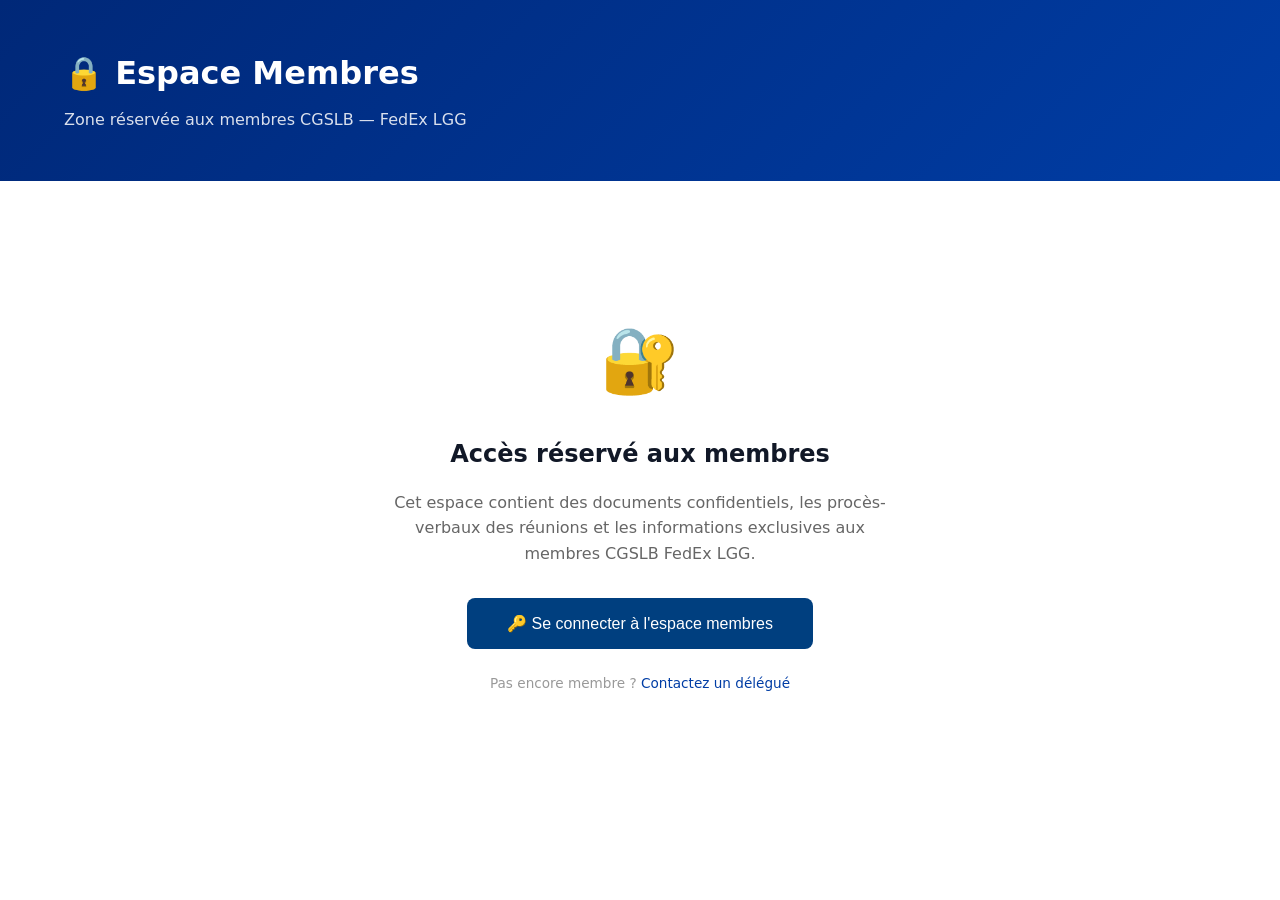
<file: espace-membres.html>
<!DOCTYPE html>
<html lang="fr">
<head>
  <meta charset="UTF-8">
  <meta name="viewport" content="width=device-width, initial-scale=1.0">
  <title>Espace Membres — CGSLB FedEx LGG</title>
  <link rel="stylesheet" href="css/style.css">
</head>
<body>
  <div id="topbar-slot"></div>
  <div id="header-slot"></div>

  <!-- MODAL MOT DE PASSE -->
  <div id="loginModal" style="display:none;position:fixed;top:0;left:0;width:100%;height:100%;background:rgba(0,0,0,0.6);z-index:9999;justify-content:center;align-items:center;">
    <div style="background:white;border-radius:12px;padding:2rem;max-width:400px;width:90%;position:relative;">
      <button onclick="document.getElementById('loginModal').style.display='none'" style="position:absolute;top:1rem;right:1rem;background:none;border:none;font-size:1.5rem;cursor:pointer;">✕</button>
      <div style="text-align:center;margin-bottom:1.5rem;">
        <span style="background:#003F7F;color:white;padding:.4rem .8rem;border-radius:6px;font-weight:bold;">CGSLB</span>
      </div>
      <h2 style="text-align:center;margin-bottom:.5rem;">Espace Membres</h2>
      <p style="text-align:center;color:#666;margin-bottom:1.5rem;">Entrez votre mot de passe</p>
      <div id="loginError" style="display:none;background:#FEE2E2;color:#DC2626;padding:.75rem;border-radius:6px;margin-bottom:1rem;">❌ Mot de passe incorrect.</div>
      <input type="password" id="passwordInput" placeholder="Mot de passe" style="width:100%;padding:.75rem;border:1px solid #ddd;border-radius:6px;font-size:1rem;margin-bottom:1rem;box-sizing:border-box;">
      <button onclick="doLogin()" style="width:100%;background:#003F7F;color:white;border:none;padding:.85rem;border-radius:6px;font-size:1rem;cursor:pointer;">Se connecter →</button>
      <p style="text-align:center;font-size:.8rem;color:#999;margin-top:1rem;">Mot de passe oublié ? Contactez un délégué.</p>
    </div>
  </div>

  <!-- ZONE VERROUILLÉE -->
  <div id="lockedArea">
    <div class="page-hero">
      <div class="container">
        <h1>🔒 Espace Membres</h1>
        <p>Zone réservée aux membres CGSLB — FedEx LGG</p>
      </div>
    </div>
    <section class="section">
      <div class="container" style="text-align:center;padding:4rem 1rem;">
        <div style="font-size:4rem;margin-bottom:1.5rem;">🔐</div>
        <h2>Accès réservé aux membres</h2>
        <p style="color:#666;max-width:500px;margin:1rem auto 2rem;">Cet espace contient des documents confidentiels, les procès-verbaux des réunions et les informations exclusives aux membres CGSLB FedEx LGG.</p>
        <button onclick="document.getElementById('loginModal').style.display='flex'" style="background:#003F7F;color:white;border:none;padding:1rem 2.5rem;border-radius:8px;font-size:1rem;cursor:pointer;">🔑 Se connecter à l'espace membres</button>
        <p style="margin-top:1.5rem;font-size:.85rem;color:#999;">Pas encore membre ? <a href="contact.html">Contactez un délégué</a></p>
      </div>
    </section>
  </div>

  <!-- ZONE MEMBRES -->
  <div id="membersArea" style="display:none;">
    <div style="background:#003F7F;color:white;padding:.75rem 0;">
      <div class="container" style="display:flex;justify-content:space-between;align-items:center;">
        <p style="margin:0;">✅ Connecté — Membre CGSLB FedEx LGG</p>
        <button onclick="doLogout()" style="background:white;color:#003F7F;border:1px solid #003F7F;padding:.4rem 1rem;border-radius:6px;cursor:pointer;">Se déconnecter</button>
      </div>
    </div>
    <div class="page-hero">
      <div class="container">
        <h1>👥 Espace Membres</h1>
        <p>Bienvenue — Zone réservée aux membres CGSLB FedEx LGG</p>
      </div>
    </div>
    <section class="section">
      <div class="container">
        <div style="display:grid;grid-template-columns:repeat(auto-fill,minmax(280px,1fr));gap:1.5rem;">

          <div class="member-card">
            <div class="member-card-icon">📋</div>
            <h3>Procès-verbaux</h3>
            <p>Comptes-rendus officiels des réunions CE, CPPT et délégations.</p>
            <ul class="doc-list">
              <li><span class="doc-icon">📄</span> PV CE — 18 mars 2026</li>
              <li><span class="doc-icon">📄</span> PV CPPT — 5 mars 2026</li>
              <li><span class="doc-icon">📄</span> PV CE — 18 fév. 2026</li>
            </ul>
          </div>

          <div class="member-card">
            <div class="member-card-icon">✍️</div>
            <h3>Accords & CCT</h3>
            <p>Textes des accords conclus avec la direction.</p>
            <ul class="doc-list">
              <li><span class="doc-icon">📄</span> CCT salariale 2026</li>
              <li><span class="doc-icon">📄</span> Accord horaires nuit 2025</li>
              <li><span class="doc-icon">📄</span> Protocole sécurité</li>
            </ul>
          </div>

          <div class="member-card">
            <div class="member-card-icon">📅</div>
            <h3>Calendrier 2026</h3>
            <p>Réunions et permanences à venir.</p>
            <ul class="doc-list">
              <li><span class="doc-icon">📅</span> AG membres — 28 mai 2026</li>
              <li><span class="doc-icon">📅</span> CE — 1
</file>
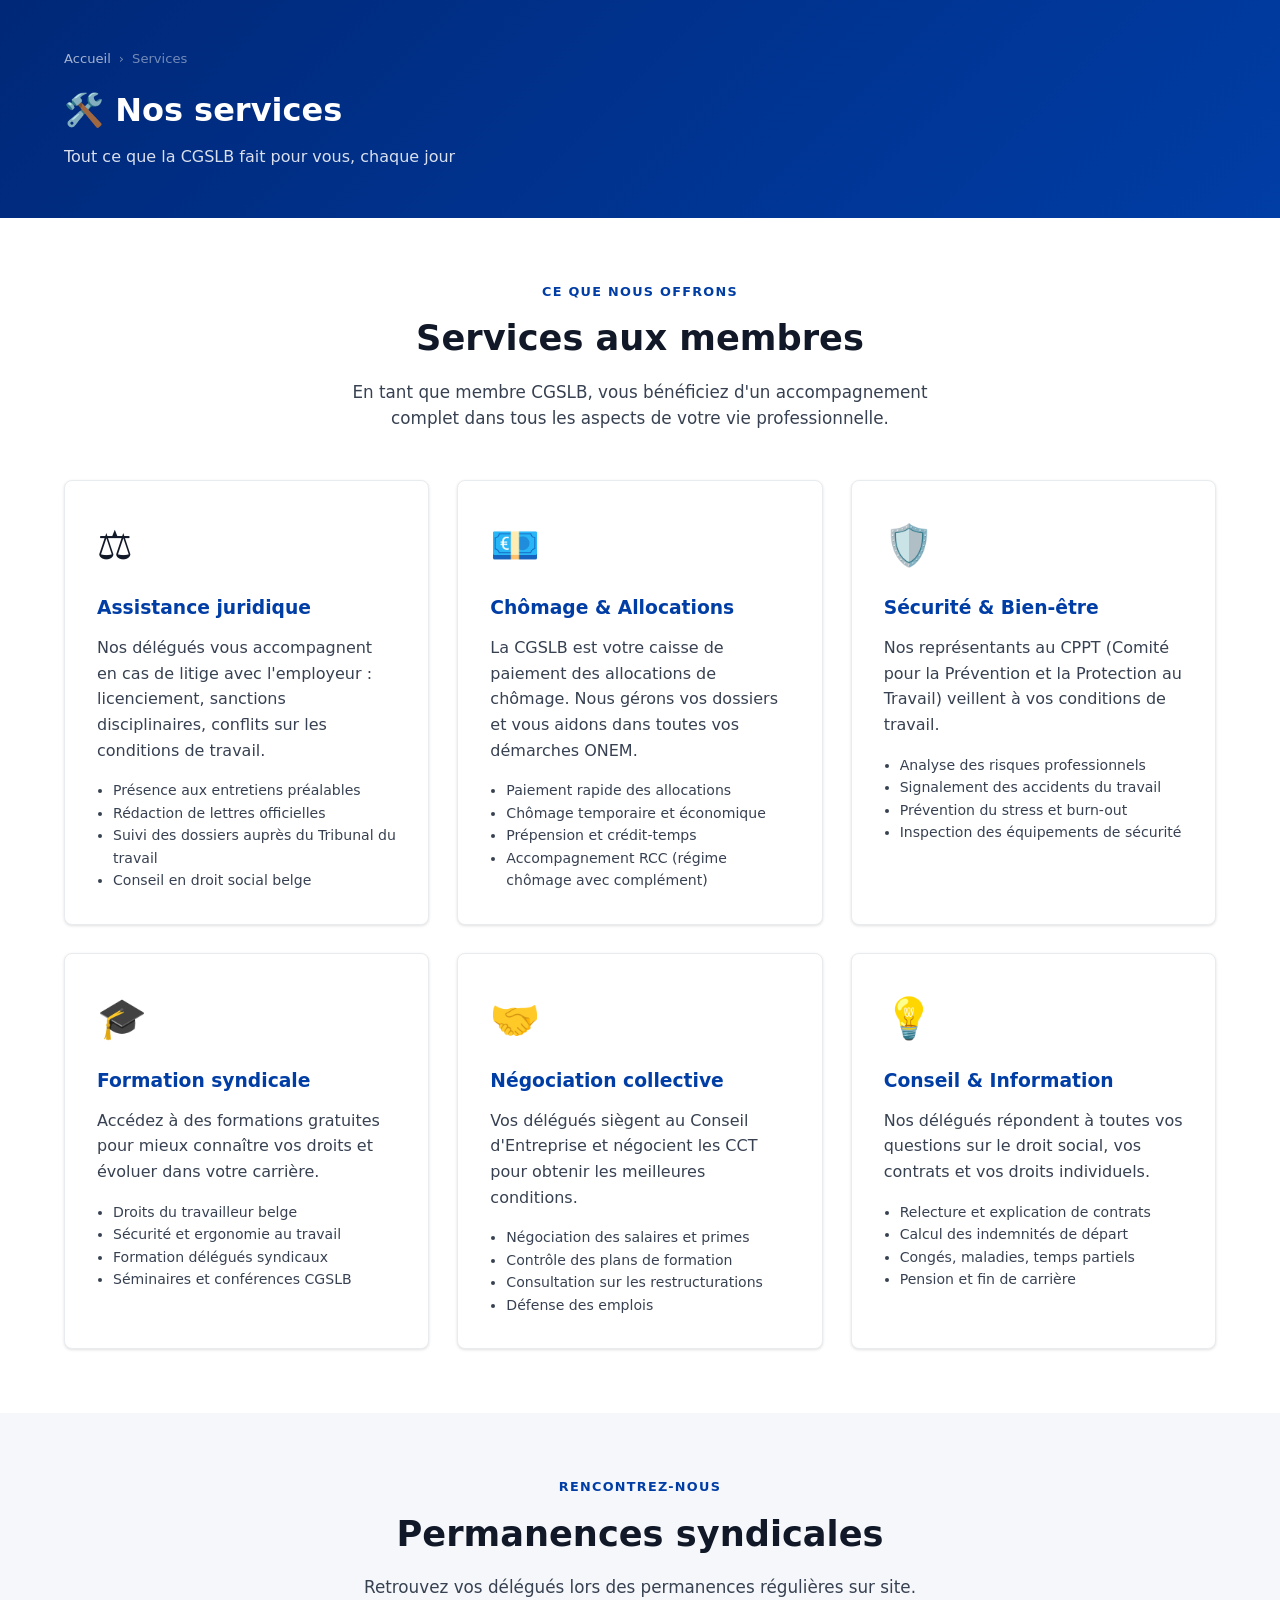
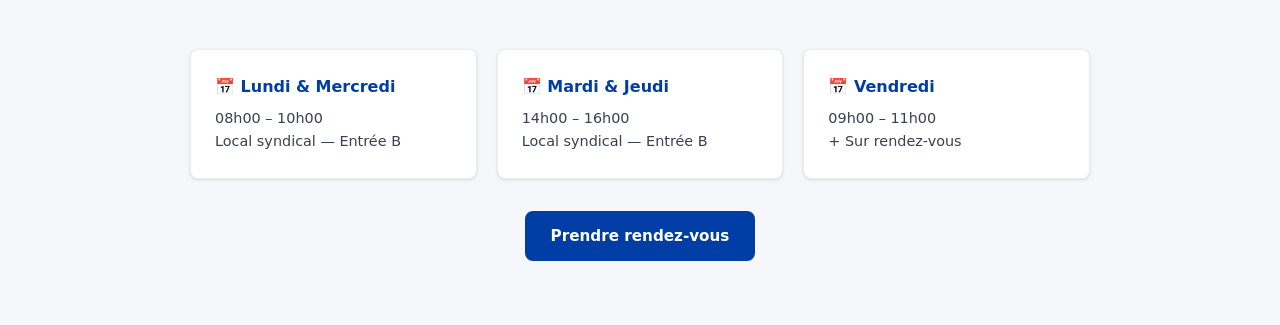
<file: services.html>
<!DOCTYPE html>
<html lang="fr">
<head>
  <meta charset="UTF-8">
  <meta name="viewport" content="width=device-width, initial-scale=1.0">
  <title>Services — CGSLB FedEx LGG</title>
  <link rel="stylesheet" href="css/style.css">
</head>
<body>

  <div id="topbar-slot"></div>
  <div id="header-slot"></div>
  <div id="modal-slot"></div>

  <div class="page-hero">
    <div class="container">
      <nav class="breadcrumb">
        <a href="index.html">Accueil</a>
        <span>›</span>
        <span>Services</span>
      </nav>
      <h1>🛠️ Nos services</h1>
      <p>Tout ce que la CGSLB fait pour vous, chaque jour</p>
    </div>
  </div>

  <!-- SERVICES PRINCIPAUX -->
  <section class="section">
    <div class="container">
      <div class="section-header">
        <span class="label">Ce que nous offrons</span>
        <h2>Services aux membres</h2>
        <p>En tant que membre CGSLB, vous bénéficiez d'un accompagnement complet dans tous les aspects de votre vie professionnelle.</p>
      </div>

      <div style="display:grid;grid-template-columns:repeat(auto-fill,minmax(320px,1fr));gap:1.75rem">

        <div style="background:var(--white);border:1px solid var(--gray-200);border-radius:var(--radius);padding:2rem;box-shadow:var(--shadow-sm)">
          <div style="font-size:2.5rem;margin-bottom:1rem">⚖️</div>
          <h3 style="font-weight:800;margin-bottom:.75rem;color:var(--blue-cgslb)">Assistance juridique</h3>
          <p style="color:var(--gray-700);margin-bottom:1rem">
            Nos délégués vous accompagnent en cas de litige avec l'employeur : licenciement, sanctions disciplinaires, conflits sur les conditions de travail.
          </p>
          <ul style="color:var(--gray-700);font-size:.88rem;padding-left:1rem;list-style:disc">
            <li>Présence aux entretiens préalables</li>
            <li>Rédaction de lettres officielles</li>
            <li>Suivi des dossiers auprès du Tribunal du travail</li>
            <li>Conseil en droit social belge</li>
          </ul>
        </div>

        <div style="background:var(--white);border:1px solid var(--gray-200);border-radius:var(--radius);padding:2rem;box-shadow:var(--shadow-sm)">
          <div style="font-size:2.5rem;margin-bottom:1rem">💶</div>
          <h3 style="font-weight:800;margin-bottom:.75rem;color:var(--blue-cgslb)">Chômage & Allocations</h3>
          <p style="color:var(--gray-700);margin-bottom:1rem">
            La CGSLB est votre caisse de paiement des allocations de chômage. Nous gérons vos dossiers et vous aidons dans toutes vos démarches ONEM.
          </p>
          <ul style="color:var(--gray-700);font-size:.88rem;padding-left:1rem;list-style:disc">
            <li>Paiement rapide des allocations</li>
            <li>Chômage temporaire et économique</li>
            <li>Prépension et crédit-temps</li>
            <li>Accompagnement RCC (régime chômage avec complément)</li>
          </ul>
        </div>

        <div style="background:var(--white);border:1px solid var(--gray-200);border-radius:var(--radius);padding:2rem;box-shadow:var(--shadow-sm)">
          <div style="font-size:2.5rem;margin-bottom:1rem">🛡️</div>
          <h3 style="font-weight:800;margin-bottom:.75rem;color:var(--blue-cgslb)">Sécurité & Bien-être</h3>
          <p style="color:var(--gray-700);margin-bottom:1rem">
            Nos représentants au CPPT (Comité pour la Prévention et la Protection au Travail) veillent à vos conditions de travail.
          </p>
          <ul style="color:var(--gray-700);font-size:.88rem;padding-left:1rem;list-style:disc">
            <li>Analyse des risques professionnels</li>
            <li>Signalement des accidents du travail</li>
            <li>Prévention du stress et burn-out</li>
            <li>Inspection des équipements de sécurité</li>
          </ul>
        </div>

        <div style="background:var(--white);border:1px solid var(--gray-200);border-radius:var(--radius);padding:2rem;box-shadow:var(--shadow-sm)">
          <div style="font-size:2.5rem;margin-bottom:1rem">🎓</div>
          <h3 style="font-weight:800;margin-bottom:.75rem;color:var(--blue-cgslb)">Formation syndicale</h3>
          <p style="color:var(--gray-700);margin-bottom:1rem">
            Accédez à des formations gratuites pour mieux connaître vos droits et évoluer dans votre carrière.
          </p>
          <ul style="color:var(--gray-700);font-size:.88rem;padding-left:1rem;list-style:disc">
            <li>Droits du travailleur belge</li>
            <li>Sécurité et ergonomie au travail</li>
            <li>Formation délégués syndicaux</li>
            <li>Séminaires et conférences CGSLB</li>
          </ul>
        </div>

        <div style="background:var(--white);border:1px solid var(--gray-200);border-radius:var(--radius);padding:2rem;box-shadow:var(--shadow-sm)">
          <div style="font-size:2.5rem;margin-bottom:1rem">🤝</div>
          <h3 style="font-weight:800;margin-bottom:.75rem;color:var(--blue-cgslb)">Négociation collective</h3>
          <p style="color:var(--gray-700);margin-bottom:1rem">
            Vos délégués siègent au Conseil d'Entreprise et négocient les CCT pour obtenir les meilleures conditions.
          </p>
          <ul style="color:var(--gray-700);font-size:.88rem;padding-left:1rem;list-style:disc">
            <li>Négociation des salaires et primes</li>
            <li>Contrôle des plans de formation</li>
            <li>Consultation sur les restructurations</li>
            <li>Défense des emplois</li>
          </ul>
        </div>

        <div style="background:var(--white);border:1px solid var(--gray-200);border-radius:var(--radius);padding:2rem;box-shadow:var(--shadow-sm)">
          <div style="font-size:2.5rem;margin-bottom:1rem">💡</div>
          <h3 style="font-weight:800;margin-bottom:.75rem;color:var(--blue-cgslb)">Conseil & Information</h3>
          <p style="color:var(--gray-700);margin-bottom:1rem">
            Nos délégués répondent à toutes vos questions sur le droit social, vos contrats et vos droits individuels.
          </p>
          <ul style="color:var(--gray-700);font-size:.88rem;padding-left:1rem;list-style:disc">
            <li>Relecture et explication de contrats</li>
            <li>Calcul des indemnités de départ</li>
            <li>Congés, maladies, temps partiels</li>
            <li>Pension et fin de carrière</li>
          </ul>
        </div>

      </div>
    </div>
  </section>

  <!-- PERMANENCES -->
  <section class="section section-alt">
    <div class="container">
      <div class="section-header">
        <span class="label">Rencontrez-nous</span>
        <h2>Permanences syndicales</h2>
        <p>Retrouvez vos délégués lors des permanences régulières sur site.</p>
      </div>
      <div style="display:grid;grid-template-columns:repeat(auto-fill,minmax(260px,1fr));gap:1.25rem;max-width:900px;margin:0 auto">
        <div style="background:var(--white);border-radius:var(--radius);padding:1.5rem;border:1px solid var(--gray-200);box-shadow:var(--shadow-sm)">
          <div style="font-weight:700;color:var(--blue-cgslb);margin-bottom:.5rem">📅 Lundi & Mercredi</div>
          <div style="font-size:.9rem;color:var(--gray-700)">08h00 – 10h00<br>Local syndical — Entrée B</div>
        </div>
        <div style="background:var(--white);border-radius:var(--radius);padding:1.5rem;border:1px solid var(--gray-200);box-shadow:var(--shadow-sm)">
          <div style="font-weight:700;color:var(--blue-cgslb);margin-bottom:.5rem">📅 Mardi & Jeudi</div>
          <div style="font-size:.9rem;color:var(--gray-700)">14h00 – 16h00<br>Local syndical — Entrée B</div>
        </div>
        <div style="background:var(--white);border-radius:var(--radius);padding:1.5rem;border:1px solid var(--gray-200);box-shadow:var(--shadow-sm)">
          <div style="font-weight:700;color:var(--blue-cgslb);margin-bottom:.5rem">📅 Vendredi</div>
          <div style="font-size:.9rem;color:var(--gray-700)">09h00 – 11h00<br>+ Sur rendez-vous</div>
        </div>
      </div>
      <div style="text-align:center;margin-top:2rem">
        <a href="contact.html" class="btn btn-blue">Prendre rendez-vous</a>
      </div>
    </div>
  </section>

  <div id="footer-slot"></div>
  <script src="js/components.js"></script>
  <script src="js/main.js"></script>
</body>
</html>
</file>
<file: css/style.css>
/* =====================================================
   CGSLB FedEx LGG — Feuille de style principale
   ===================================================== */

:root {
  --blue-cgslb:   #003DA5;
  --blue-dark:    #002878;
  --blue-light:   #E8F0FF;
  --yellow:       #FFD200;
  --yellow-dark:  #E6BD00;
  --white:        #FFFFFF;
  --gray-100:     #F5F7FA;
  --gray-200:     #E9ECEF;
  --gray-400:     #9CA3AF;
  --gray-700:     #374151;
  --gray-900:     #111827;
  --red:          #DC2626;
  --green:        #16A34A;

  --radius:       8px;
  --shadow-sm:    0 1px 3px rgba(0,0,0,.12);
  --shadow-md:    0 4px 16px rgba(0,0,0,.12);
  --shadow-lg:    0 8px 32px rgba(0,0,0,.15);
  --transition:   all .2s ease;
  --max-width:    1200px;
}

/* === RESET === */
*, *::before, *::after { box-sizing: border-box; margin: 0; padding: 0; }
html { scroll-behavior: smooth; font-size: 16px; }
body {
  font-family: 'Segoe UI', system-ui, -apple-system, sans-serif;
  color: var(--gray-900);
  background: var(--white);
  line-height: 1.6;
}
img { max-width: 100%; display: block; }
a { color: var(--blue-cgslb); text-decoration: none; }
a:hover { text-decoration: underline; }
ul { list-style: none; }

/* === UTILITAIRES === */
.container { max-width: var(--max-width); margin: 0 auto; padding: 0 1.5rem; }
.sr-only { position: absolute; width: 1px; height: 1px; overflow: hidden; clip: rect(0,0,0,0); }
.badge {
  display: inline-block; padding: .25rem .65rem; border-radius: 999px;
  font-size: .75rem; font-weight: 700; text-transform: uppercase; letter-spacing: .05em;
}
.badge-yellow  { background: var(--yellow); color: var(--blue-dark); }
.badge-blue    { background: var(--blue-cgslb); color: var(--white); }
.badge-green   { background: #DCFCE7; color: var(--green); }
.badge-red     { background: #FEE2E2; color: var(--red); }

/* === TOPBAR === */
.topbar {
  background: var(--blue-dark);
  color: rgba(255,255,255,.75);
  font-size: .8rem;
  padding: .4rem 0;
}
.topbar .container {
  display: flex; justify-content: space-between; align-items: center; gap: 1rem;
  flex-wrap: wrap;
}
.topbar a { color: rgba(255,255,255,.85); }
.topbar a:hover { color: var(--yellow); text-decoration: none; }
.topbar-links { display: flex; gap: 1.25rem; }

/* === HEADER === */
.site-header {
  background: var(--blue-cgslb);
  color: var(--white);
  padding: 1rem 0;
  position: sticky; top: 0; z-index: 100;
  box-shadow: var(--shadow-md);
}
.header-inner {
  display: flex; justify-content: space-between; align-items: center; gap: 1.5rem;
}
.logo {
  display: flex; align-items: center; gap: 1rem; color: var(--white);
  text-decoration: none;
}
.logo:hover { text-decoration: none; opacity: .9; }
.logo-badge {
  background: var(--yellow); color: var(--blue-dark);
  font-weight: 900; font-size: 1.35rem;
  padding: .35rem .7rem; border-radius: var(--radius);
  letter-spacing: .03em; white-space: nowrap;
}
.logo-text { line-height: 1.2; }
.logo-text strong { display: block; font-size: 1rem; font-weight: 700; }
.logo-text span { font-size: .78rem; opacity: .85; }

/* === NAV === */
.main-nav { display: flex; align-items: center; gap: .25rem; }
.main-nav a {
  color: rgba(255,255,255,.88);
  padding: .5rem .9rem;
  border-radius: var(--radius);
  font-size: .9rem; font-weight: 500;
  transition: var(--transition);
  white-space: nowrap;
}
.main-nav a:hover { background: rgba(255,255,255,.15); color: var(--white); text-decoration: none; }
.main-nav a.active { background: rgba(255,255,255,.2); color: var(--white); }
.nav-members {
  background: var(--yellow) !important;
  color: var(--blue-dark) !important;
  font-weight: 700 !important;
  margin-left: .5rem;
}
.nav-members:hover { background: var(--yellow-dark) !important; color: var(--blue-dark) !important; }

.hamburger { display: none; background: none; border: none; cursor: pointer; color: white; padding: .5rem; }
.hamburger svg { width: 26px; height: 26px; }

/* === HERO === */
.hero {
  background: linear-gradient(135deg, var(--blue-dark) 0%, var(--blue-cgslb) 60%, #1A56DB 100%);
  color: var(--white);
  padding: 5rem 0 4rem;
  position: relative; overflow: hidden;
}
.hero::before {
  content: '';
  position: absolute; top: -60px; right: -60px;
  width: 400px; height: 400px;
  background: radial-gradient(circle, rgba(255,210,0,.15) 0%, transparent 70%);
  border-radius: 50%;
}
.hero-content { position: relative; z-index: 1; }
.hero-eyebrow {
  display: inline-flex; align-items: center; gap: .5rem;
  background: rgba(255,255,255,.12); border: 1px solid rgba(255,255,255,.2);
  padding: .35rem .9rem; border-radius: 999px;
  font-size: .8rem; font-weight: 600; text-transform: uppercase; letter-spacing: .08em;
  margin-bottom: 1.25rem;
}
.hero h1 {
  font-size: clamp(1.8rem, 4vw, 2.8rem);
  font-weight: 800; line-height: 1.15;
  margin-bottom: 1.25rem;
}
.hero h1 em { color: var(--yellow); font-style: normal; }
.hero p {
  font-size: 1.1rem; opacity: .88; max-width: 600px; margin-bottom: 2rem;
}
.hero-actions { display: flex; gap: 1rem; flex-wrap: wrap; }
.hero-stats {
  display: grid; grid-template-columns: repeat(3, 1fr);
  gap: 1.5rem; margin-top: 3.5rem;
  padding-top: 2.5rem;
  border-top: 1px solid rgba(255,255,255,.15);
}
.stat-item { text-align: center; }
.stat-number { font-size: 2rem; font-weight: 800; color: var(--yellow); display: block; }
.stat-label { font-size: .82rem; opacity: .8; }

/* === BOUTONS === */
.btn {
  display: inline-flex; align-items: center; gap: .5rem;
  padding: .7rem 1.5rem; border-radius: var(--radius);
  font-weight: 600; font-size: .95rem;
  cursor: pointer; border: 2px solid transparent;
  transition: var(--transition); white-space: nowrap;
  text-decoration: none !important;
}
.btn-primary { background: var(--yellow); color: var(--blue-dark); border-color: var(--yellow); }
.btn-primary:hover { background: var(--yellow-dark); border-color: var(--yellow-dark); }
.btn-outline { background: transparent; color: var(--white); border-color: rgba(255,255,255,.5); }
.btn-outline:hover { background: rgba(255,255,255,.12); border-color: white; }
.btn-blue { background: var(--blue-cgslb); color: white; border-color: var(--blue-cgslb); }
.btn-blue:hover { background: var(--blue-dark); border-color: var(--blue-dark); }
.btn-sm { padding: .45rem 1rem; font-size: .85rem; }

/* === SECTIONS === */
.section { padding: 4rem 0; }
.section-alt { background: var(--gray-100); }
.section-dark { background: var(--blue-dark); color: var(--white); }
.section-header { text-align: center; margin-bottom: 3rem; }
.section-header .label {
  font-size: .8rem; font-weight: 700; text-transform: uppercase; letter-spacing: .1em;
  color: var(--blue-cgslb); margin-bottom: .5rem; display: block;
}
.section-dark .label { color: var(--yellow); }
.section-header h2 { font-size: clamp(1.5rem, 3vw, 2.2rem); font-weight: 800; margin-bottom: .75rem; }
.section-header p { color: var(--gray-700); max-width: 580px; margin: 0 auto; font-size: 1.05rem; }
.section-dark p { color: rgba(255,255,255,.8); }

/* === CARTES ACTUALITÉS === */
.news-grid { display: grid; grid-template-columns: repeat(auto-fill, minmax(300px, 1fr)); gap: 1.5rem; }
.news-card {
  background: var(--white); border-radius: var(--radius); overflow: hidden;
  box-shadow: var(--shadow-sm); border: 1px solid var(--gray-200);
  transition: var(--transition);
}
.news-card:hover { box-shadow: var(--shadow-md); transform: translateY(-3px); }
.news-card-img {
  height: 160px; background: linear-gradient(135deg, var(--blue-cgslb), #1A56DB);
  display: flex; align-items: center; justify-content: center;
  font-size: 3rem;
}
.news-card-body { padding: 1.25rem; }
.news-card-meta { display: flex; align-items: center; gap: .75rem; margin-bottom: .75rem; }
.news-date { font-size: .78rem; color: var(--gray-400); }
.news-card h3 { font-size: 1rem; font-weight: 700; margin-bottom: .6rem; line-height: 1.4; }
.news-card p { font-size: .88rem; color: var(--gray-700); }
.news-card-footer { padding: 0 1.25rem 1.25rem; }
.news-card-footer a { font-size: .85rem; font-weight: 600; }

/* === AVANTAGES === */
.benefits-grid { display: grid; grid-template-columns: repeat(auto-fill, minmax(240px, 1fr)); gap: 1.5rem; }
.benefit-card {
  background: rgba(255,255,255,.07); border: 1px solid rgba(255,255,255,.1);
  border-radius: var(--radius); padding: 1.75rem 1.5rem;
  transition: var(--transition);
}
.benefit-card:hover { background: rgba(255,255,255,.12); }
.benefit-icon { font-size: 2rem; margin-bottom: 1rem; }
.benefit-card h3 { font-size: 1rem; font-weight: 700; margin-bottom: .5rem; color: var(--yellow); }
.benefit-card p { font-size: .88rem; opacity: .8; }

/* === CONTACTS === */
.contacts-grid { display: grid; grid-template-columns: repeat(auto-fill, minmax(260px, 1fr)); gap: 1.5rem; }
.contact-card {
  background: var(--white); border-radius: var(--radius);
  border: 1px solid var(--gray-200); padding: 1.75rem;
  box-shadow: var(--shadow-sm); text-align: center;
}
.contact-avatar {
  width: 72px; height: 72px; border-radius: 50%;
  background: linear-gradient(135deg, var(--blue-cgslb), var(--blue-light));
  display: flex; align-items: center; justify-content: center;
  font-size: 1.75rem; margin: 0 auto 1rem;
  border: 3px solid var(--yellow);
}
.contact-card h3 { font-weight: 700; margin-bottom: .25rem; }
.contact-card .role { font-size: .82rem; color: var(--blue-cgslb); font-weight: 600; margin-bottom: .75rem; text-transform: uppercase; letter-spacing: .05em; }
.contact-info { font-size: .85rem; color: var(--gray-700); }
.contact-info div { margin-bottom: .3rem; }

/* === MODAL LOGIN === */
.modal-overlay {
  display: none; position: fixed; inset: 0;
  background: rgba(0,0,0,.6); backdrop-filter: blur(4px);
  z-index: 1000; align-items: center; justify-content: center;
}
.modal-overlay.active { display: flex; }
.modal {
  background: var(--white); border-radius: calc(var(--radius)*1.5);
  padding: 2.5rem; max-width: 420px; width: 90%;
  box-shadow: var(--shadow-lg); position: relative;
  animation: slideUp .25s ease;
}
@keyframes slideUp {
  from { opacity: 0; transform: translateY(20px); }
  to   { opacity: 1; transform: translateY(0); }
}
.modal-close {
  position: absolute; top: 1rem; right: 1rem;
  background: var(--gray-100); border: none; cursor: pointer;
  width: 32px; height: 32px; border-radius: 50%;
  display: flex; align-items: center; justify-content: center;
  font-size: 1.1rem; color: var(--gray-700);
  transition: var(--transition);
}
.modal-close:hover { background: var(--gray-200); }
.modal-logo { text-align: center; margin-bottom: 1.5rem; }
.modal-logo .badge { font-size: 1.1rem; padding: .5rem 1rem; }
.modal h2 { font-size: 1.3rem; font-weight: 800; text-align: center; margin-bottom: .4rem; }
.modal .subtitle { text-align: center; color: var(--gray-700); font-size: .9rem; margin-bottom: 1.75rem; }
.form-group { margin-bottom: 1.25rem; }
.form-group label { display: block; font-size: .85rem; font-weight: 600; margin-bottom: .4rem; }
.form-group input {
  width: 100%; padding: .7rem 1rem; border-radius: var(--radius);
  border: 2px solid var(--gray-200); font-size: .95rem;
  transition: var(--transition); outline: none;
}
.form-group input:focus { border-color: var(--blue-cgslb); box-shadow: 0 0 0 3px var(--blue-light); }
.form-error {
  background: #FEF2F2; border: 1px solid #FECACA;
  color: var(--red); padding: .65rem 1rem;
  border-radius: var(--radius); font-size: .85rem;
  margin-bottom: 1rem; display: none;
}
.form-error.show { display: block; }
.btn-full { width: 100%; justify-content: center; }

/* === ESPACE MEMBRES === */
.members-area { display: none; }
.members-area.active { display: block; }
.logout-bar {
  background: var(--blue-light); border-bottom: 1px solid #BFDBFE;
  padding: .6rem 0;
}
.logout-bar .container { display: flex; justify-content: space-between; align-items: center; }
.logout-bar p { font-size: .85rem; color: var(--blue-dark); font-weight: 500; }
.members-grid { display: grid; grid-template-columns: repeat(auto-fill, minmax(280px, 1fr)); gap: 1.5rem; }
.member-card {
  background: var(--white); border-radius: var(--radius);
  border: 1px solid var(--gray-200); padding: 1.75rem;
  box-shadow: var(--shadow-sm); transition: var(--transition);
}
.member-card:hover { box-shadow: var(--shadow-md); border-color: var(--blue-cgslb); }
.member-card-icon {
  width: 52px; height: 52px; background: var(--blue-light);
  border-radius: var(--radius); display: flex; align-items: center;
  justify-content: center; font-size: 1.5rem; margin-bottom: 1rem;
}
.member-card h3 { font-size: 1rem; font-weight: 700; margin-bottom: .5rem; }
.member-card p { font-size: .85rem; color: var(--gray-700); margin-bottom: 1rem; }
.doc-list { border-top: 1px solid var(--gray-200); padding-top: .75rem; }
.doc-list li {
  display: flex; align-items: center; gap: .6rem;
  padding: .45rem 0; font-size: .85rem; border-bottom: 1px solid var(--gray-100);
  cursor: pointer; transition: var(--transition);
}
.doc-list li:hover { color: var(--blue-cgslb); }
.doc-list li:last-child { border-bottom: none; }
.doc-icon { font-size: 1rem; }

/* === PAGE PROTÉGÉE LOCK === */
.locked-area {
  text-align: center; padding: 5rem 2rem;
}
.lock-icon { font-size: 4rem; margin-bottom: 1rem; }
.locked-area h2 { font-size: 1.5rem; font-weight: 800; margin-bottom: .75rem; }
.locked-area p { color: var(--gray-700); margin-bottom: 2rem; }

/* === PIED DE PAGE === */
.site-footer {
  background: var(--gray-900); color: rgba(255,255,255,.75);
  padding: 3rem 0 1.5rem;
}
.footer-grid {
  display: grid; grid-template-columns: 2fr 1fr 1fr 1fr;
  gap: 2rem; margin-bottom: 2.5rem;
}
.footer-about p { font-size: .88rem; margin-top: .75rem; line-height: 1.7; }
.footer-col h4 { color: var(--white); font-weight: 700; margin-bottom: 1rem; font-size: .9rem; }
.footer-col ul li { margin-bottom: .5rem; }
.footer-col ul li a { font-size: .85rem; color: rgba(255,255,255,.65); }
.footer-col ul li a:hover { color: var(--yellow); text-decoration: none; }
.footer-bottom {
  border-top: 1px solid rgba(255,255,255,.1);
  padding-top: 1.25rem; font-size: .8rem;
  display: flex; justify-content: space-between; align-items: center; flex-wrap: wrap; gap: .75rem;
}
.footer-bottom a { color: rgba(255,255,255,.6); }
.footer-bottom a:hover { color: var(--yellow); }

/* === ALERTE === */
.alert {
  padding: 1rem 1.25rem; border-radius: var(--radius);
  border-left: 4px solid; display: flex; align-items: flex-start; gap: .75rem;
  margin-bottom: 1.25rem;
}
.alert-info { background: #EFF6FF; border-color: var(--blue-cgslb); }
.alert-warning { background: #FFFBEB; border-color: var(--yellow); }
.alert .alert-icon { font-size: 1.1rem; margin-top: .05rem; flex-shrink: 0; }
.alert strong { font-weight: 700; }
.alert p { font-size: .88rem; margin-top: .2rem; }

/* === PAGE INTERNE === */
.page-hero {
  background: linear-gradient(135deg, var(--blue-dark), var(--blue-cgslb));
  color: white; padding: 3rem 0;
}
.page-hero h1 { font-size: 2rem; font-weight: 800; }
.page-hero p { opacity: .85; margin-top: .5rem; }
.breadcrumb { display: flex; gap: .5rem; align-items: center; font-size: .82rem; margin-bottom: 1rem; opacity: .75; }
.breadcrumb a { color: rgba(255,255,255,.85); }
.breadcrumb span { opacity: .6; }

/* === RESPONSIVE === */
@media (max-width: 900px) {
  .footer-grid { grid-template-columns: 1fr 1fr; }
  .hero-stats { grid-template-columns: repeat(3, 1fr); }
}

@media (max-width: 640px) {
  .topbar .container { flex-direction: column; text-align: center; gap: .25rem; }
  .header-inner { position: relative; }
  .main-nav {
    display: none; flex-direction: column; align-items: stretch;
    position: absolute; top: 100%; left: 0; right: 0;
    background: var(--blue-dark); padding: 1rem;
    box-shadow: var(--shadow-md); border-radius: 0 0 var(--radius) var(--radius);
  }
  .main-nav.open { display: flex; }
  .main-nav a { padding: .75rem 1rem; border-radius: var(--radius); }
  .nav-members { margin-left: 0; margin-top: .5rem; text-align: center; }
  .hamburger { display: flex; }
  .hero { padding: 3rem 0; }
  .hero-stats { grid-template-columns: repeat(3, 1fr); gap: .75rem; }
  .stat-number { font-size: 1.5rem; }
  .footer-grid { grid-template-columns: 1fr; }
  .footer-bottom { flex-direction: column; text-align: center; }
}
</file>
